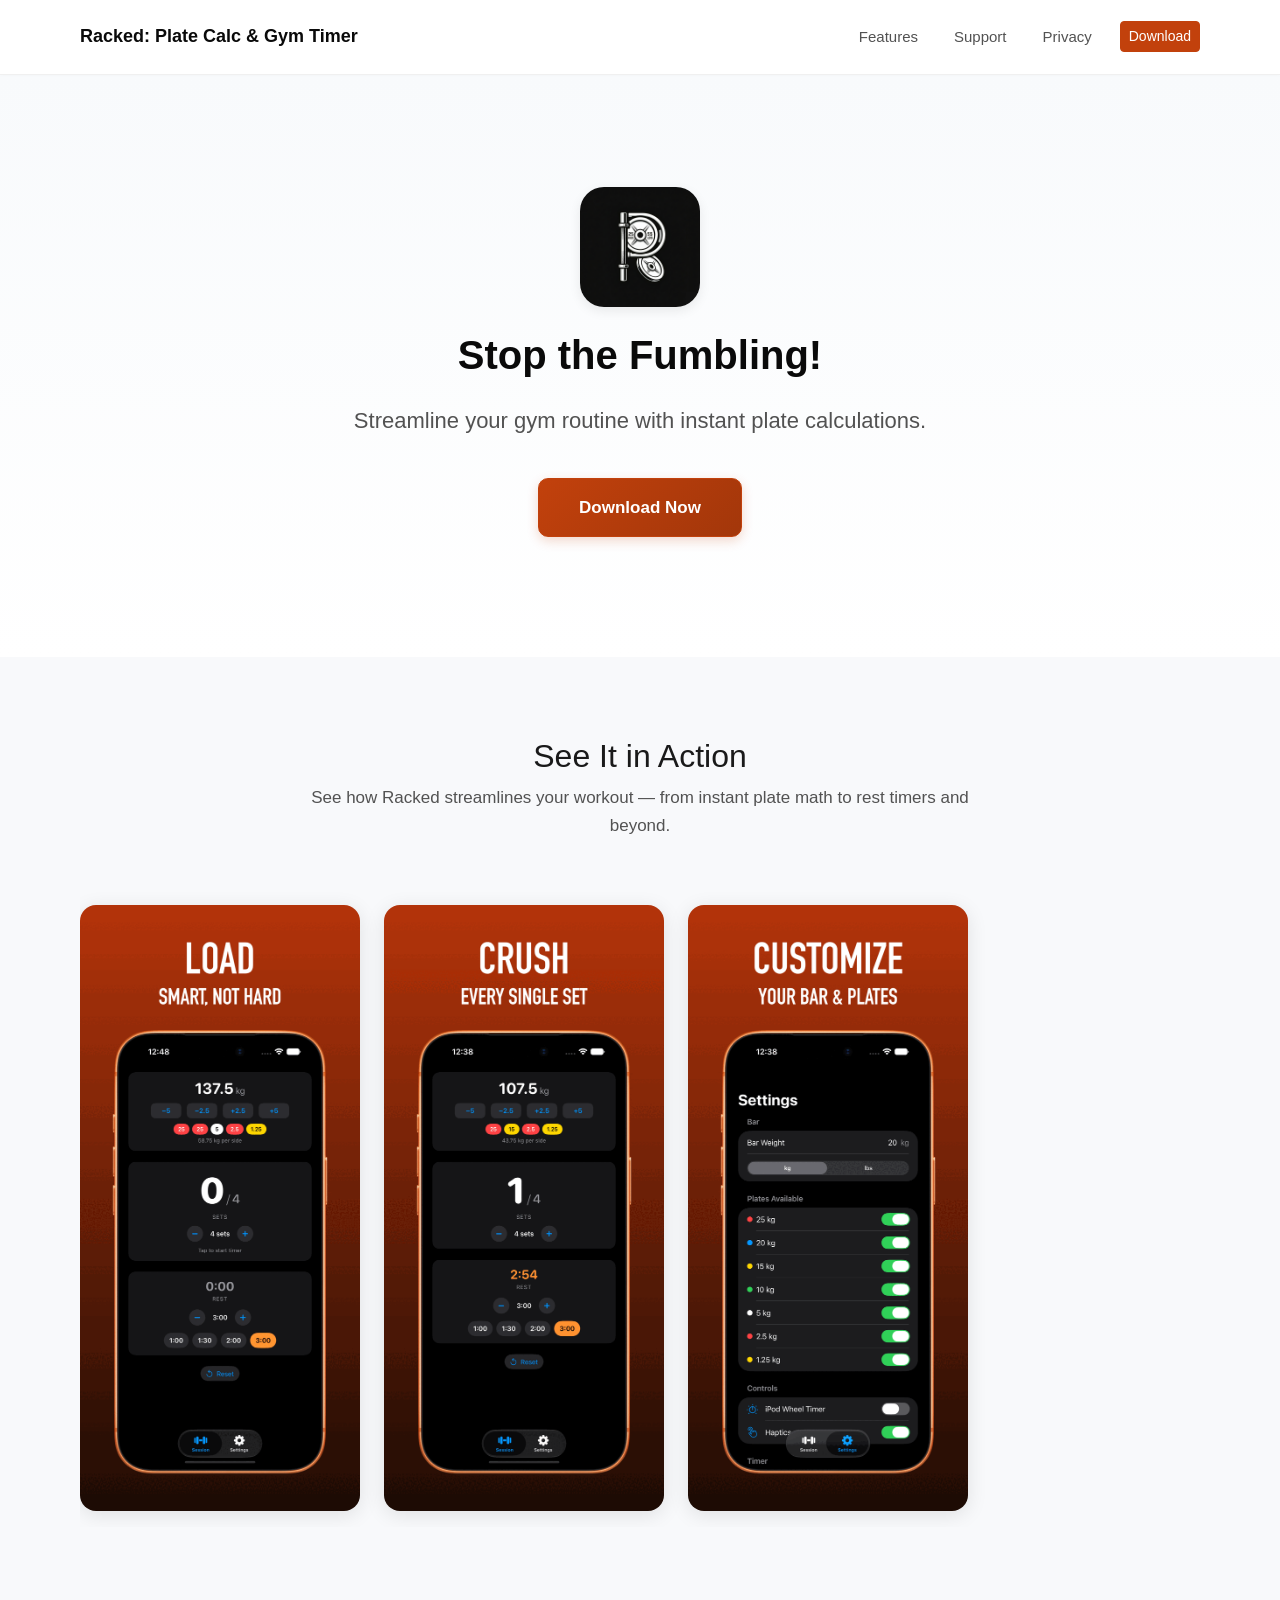
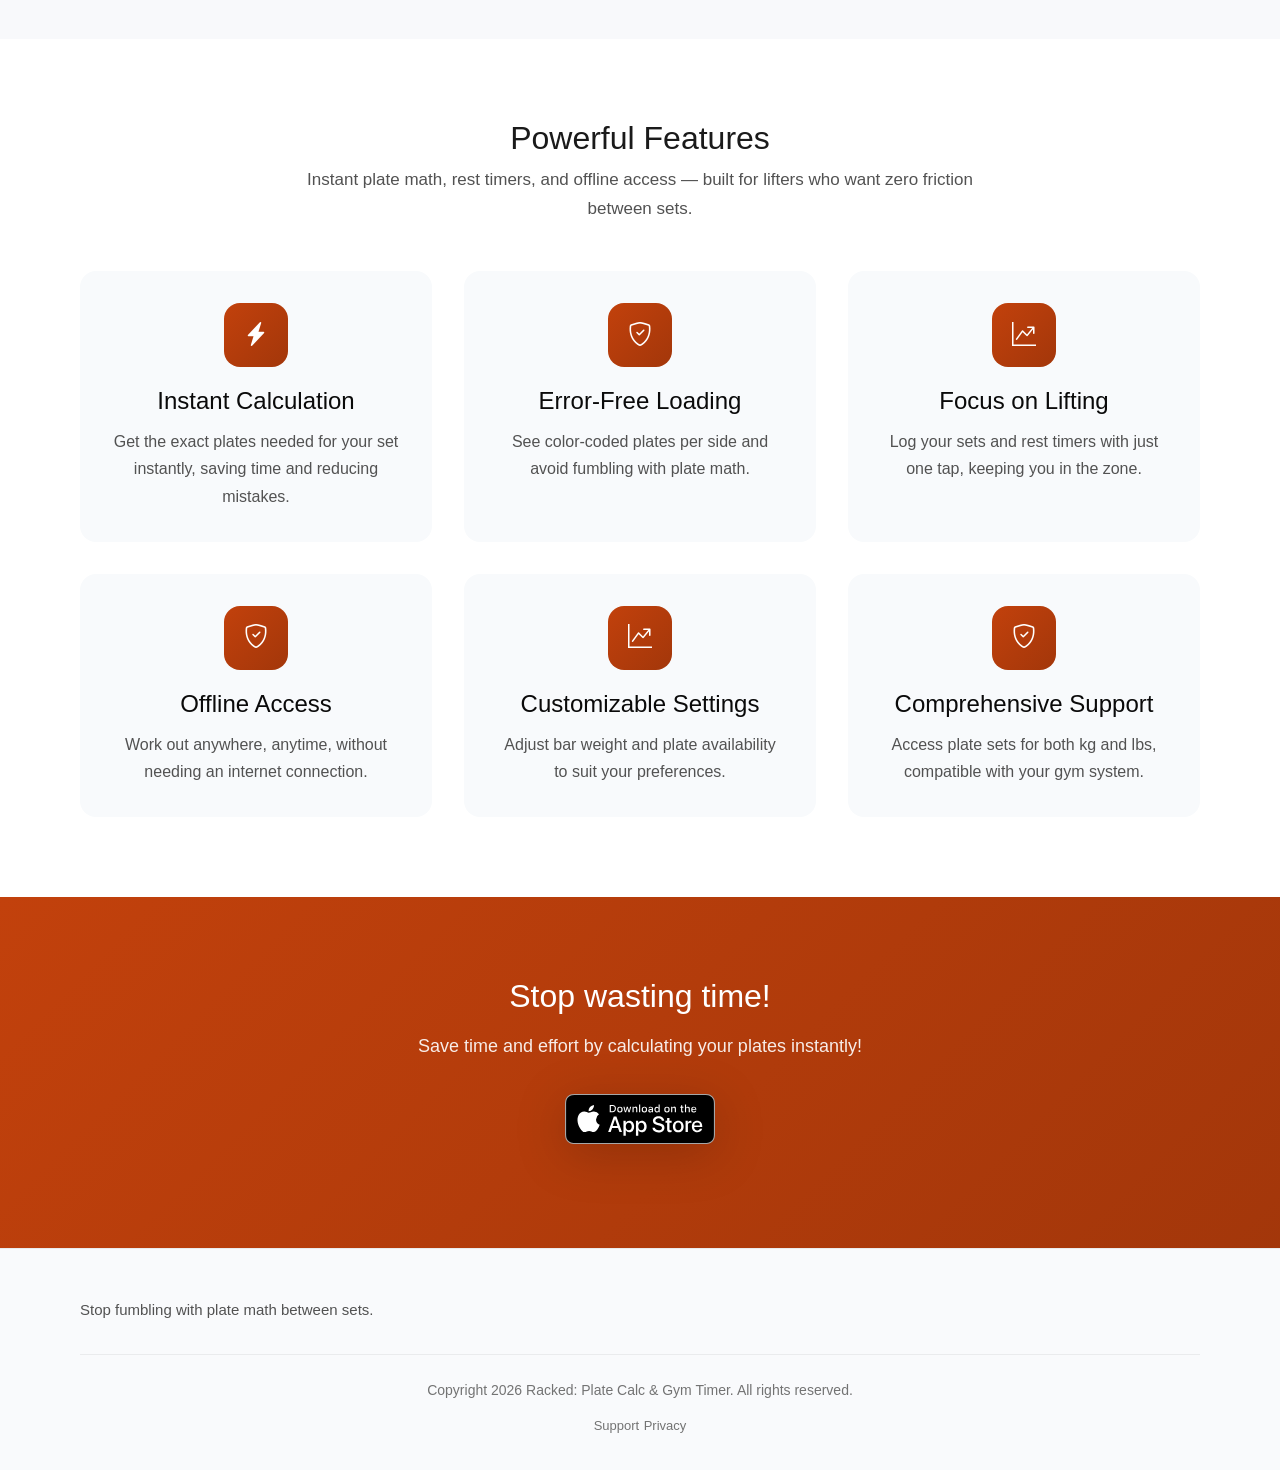
<file: index.html>
<!doctype html>
<html lang="en" data-light-theme="light" data-dark-theme="dark">
  <head>
    <base href="./" />
    <meta property="og:site_name" content="Racked: Plate Calc &amp; Gym Timer" />
    <meta property="og:title" content="Racked: Plate Calc &amp; Gym Timer" />
    <meta name="twitter:title" content="Racked: Plate Calc &amp; Gym Timer" />
    <meta property="og:url" content="https://manuelteixeira.github.io/racked-site/" />
    <meta name="twitter:domain" content="manuelteixeira.github.io" />
    <meta name="twitter:card" content="summary_large_image" />
    <meta name="twitter:dnt" content="on" />
    <meta property="og:image" content="https://manuelteixeira.github.io/racked-site/images/social-preview.png" />
    <meta property="og:image:width" content="1200" />
    <meta property="og:image:height" content="630" />
    <meta property="og:image:alt" content="Racked: Plate Calc &amp; Gym Timer" />
    <meta name="twitter:image" content="https://manuelteixeira.github.io/racked-site/images/social-preview.png" />
    <meta charset="utf-8" />
    <meta name="viewport" content="width=device-width, initial-scale=1" />
    <meta name="author" content="Manuel Teixeira" />
    <meta name="generator" content="Ignite v0.6.0" />
    <title>Racked: Plate Calc &amp; Gym Timer</title>
    <link href="css/bootstrap.min.css" rel="stylesheet" />
    <link href="css/bootstrap-icons.min.css" rel="stylesheet" />
    <link href="css/ignite-core.min.css" rel="stylesheet" />
    <link href="https://manuelteixeira.github.io/racked-site/" rel="canonical" />
    <link href="images/favicon.png" rel="icon" />
    <link href="css/styles.css" rel="stylesheet" />
    <style>
:root {
    --primary-color: #c2410c;
    --primary-rgb: 194, 65, 12;
    --font-family: -apple-system, BlinkMacSystemFont, 'Segoe UI', Roboto, 'Helvetica Neue', Arial, sans-serif;
    color-scheme: light dark;
}
</style>
    <meta name="apple-itunes-app" content="app-id=6771382120" />
  </head>
  <body data-site-classes="site-shell">
    <header>
      <nav class="site-header navbar navbar-expand-md">
        <div class="container flex-wrap flex-lg-nowrap">
          <div class="me-2 me-md-auto">
            <a href="./" class="brand-link d-inline-flex align-items-center navbar-brand"><span class="brand-name">Racked: Plate Calc &amp; Gym Timer</span></a>
          </div>
          <button type="button" class="navbar-toggler btn" data-bs-toggle="collapse" data-bs-target="#navbarCollapse" aria-controls="navbarCollapse" aria-expanded="false" aria-label="Toggle navigation"><span class="navbar-toggler-icon"></span></button>
          <div id="navbarCollapse" class="collapse navbar-collapse">
            <ul class="navbar-nav mb-2 mb-md-0 col justify-content-end">
              <li class="nav-item"><a href="#features" class="nav-link text-nowrap">Features</a></li>
              <li class="nav-item"><a href="support/" class="nav-link text-nowrap">Support</a></li>
              <li class="nav-item"><a href="privacy/" class="nav-link text-nowrap">Privacy</a></li>
              <li class="nav-item"><a href="https://apps.apple.com/app/id6771382120" class="text-nowrap btn btn-sm btn-primary">Download</a></li>
            </ul>
          </div>
        </div>
      </nav>
    </header>
    <main class="site-main">
      <div class="ig-main-content">
        <div id="hero" class="hero hero-centered">
          <div class="container">
            <div class="hero-content">
              <img src="images/app-icon.png" alt="App Icon" class="hero-app-icon" />
              <h1 class="hero-title">Stop the Fumbling!</h1>
              <p class="hero-subtitle">Streamline your gym routine with instant plate calculations.</p>
              <div class="hero-cta">
                <a href="https://apps.apple.com/app/id6771382120" class="cta-button cta-button-primary btn btn-primary">Download Now</a>
              </div>
            </div>
          </div>
        </div>
        <div id="screenshots" class="screenshots-section screenshots-carousel">
          <div class="container">
            <div class="section-header">
              <h2>See It in Action</h2>
              <p class="section-description">See how Racked streamlines your workout — from instant plate math to rest timers and beyond.</p>
            </div>
            <div class="screenshots-container">
              <div class="screenshots-scroll">
                <div class="screenshot-card">
                  <img src="images/screenshot-01.png" alt="Racked session screen showing a 137.5 kg load with the per-side plate breakdown, set counter, and rest timer" class="screenshot-image" width="640" height="1385" loading="lazy" />
                </div>
                <div class="screenshot-card">
                  <img src="images/screenshot-02.png" alt="Racked tracking a workout mid-session with the rest timer counting down between sets" class="screenshot-image" width="640" height="1385" loading="lazy" />
                </div>
                <div class="screenshot-card">
                  <img src="images/screenshot-03.png" alt="Racked settings screen for customizing bar weight and the available plates" class="screenshot-image" width="640" height="1385" loading="lazy" />
                </div>
              </div>
            </div>
          </div>
        </div>
        <div id="features" class="features-section features-grid-layout features-grid-multiple-of-three">
          <div class="container">
            <div class="section-header">
              <h2>Powerful Features</h2>
              <p class="section-description">Instant plate math, rest timers, and offline access — built for lifters who want zero friction between sets.</p>
            </div>
            <div class="features-grid">
              <div class="feature-card">
                <div class="feature-icon">
                  <i class="feature-icon-image bi-lightning-charge-fill"></i>
                </div>
                <h4 class="feature-title">Instant Calculation</h4>
                <p class="feature-description">Get the exact plates needed for your set instantly, saving time and reducing mistakes.</p>
              </div>
              <div class="feature-card">
                <div class="feature-icon">
                  <i class="feature-icon-image bi-shield-check"></i>
                </div>
                <h4 class="feature-title">Error-Free Loading</h4>
                <p class="feature-description">See color-coded plates per side and avoid fumbling with plate math.</p>
              </div>
              <div class="feature-card">
                <div class="feature-icon">
                  <i class="feature-icon-image bi-graph-up-arrow"></i>
                </div>
                <h4 class="feature-title">Focus on Lifting</h4>
                <p class="feature-description">Log your sets and rest timers with just one tap, keeping you in the zone.</p>
              </div>
              <div class="feature-card">
                <div class="feature-icon">
                  <i class="feature-icon-image bi-shield-check"></i>
                </div>
                <h4 class="feature-title">Offline Access</h4>
                <p class="feature-description">Work out anywhere, anytime, without needing an internet connection.</p>
              </div>
              <div class="feature-card">
                <div class="feature-icon">
                  <i class="feature-icon-image bi-graph-up-arrow"></i>
                </div>
                <h4 class="feature-title">Customizable Settings</h4>
                <p class="feature-description">Adjust bar weight and plate availability to suit your preferences.</p>
              </div>
              <div class="feature-card">
                <div class="feature-icon">
                  <i class="feature-icon-image bi-shield-check"></i>
                </div>
                <h4 class="feature-title">Comprehensive Support</h4>
                <p class="feature-description">Access plate sets for both kg and lbs, compatible with your gym system.</p>
              </div>
            </div>
          </div>
        </div>
        <div id="download" class="download-section">
          <div class="container">
            <div class="download-content">
              <h2>Stop wasting time!</h2>
              <p class="download-description">Save time and effort by calculating your plates instantly!</p>
              <div class="store-badges">
                <a href="https://apps.apple.com/app/id6771382120" class="store-badge-link"><img src="images/app-store-download-black.svg" alt="Download on the App Store" class="store-badge store-badge-light-mode" /><img src="images/app-store-download-white.svg" alt="Download on the App Store" class="store-badge store-badge-dark-mode" /></a>
              </div>
            </div>
          </div>
        </div>
      </div>
    </main>
    <div class="site-footer">
      <div class="container">
        <div class="footer-content">
          <div class="footer-brand">
            <p class="footer-tagline">Stop fumbling with plate math between sets.</p>
          </div>
        </div>
        <div class="footer-copyright">
          <p>Copyright 2026 Racked: Plate Calc &amp; Gym Timer. All rights reserved.</p>
          <a href="support/" class="footer-kickstart-link">Support</a>
          <a href="privacy/" class="footer-kickstart-link">Privacy</a>
        </div>
      </div>
    </div>
    <script src="js/bootstrap.bundle.min.js"></script>
    <script src="js/ignite-core.js"></script>
  </body>
</html>
</file>
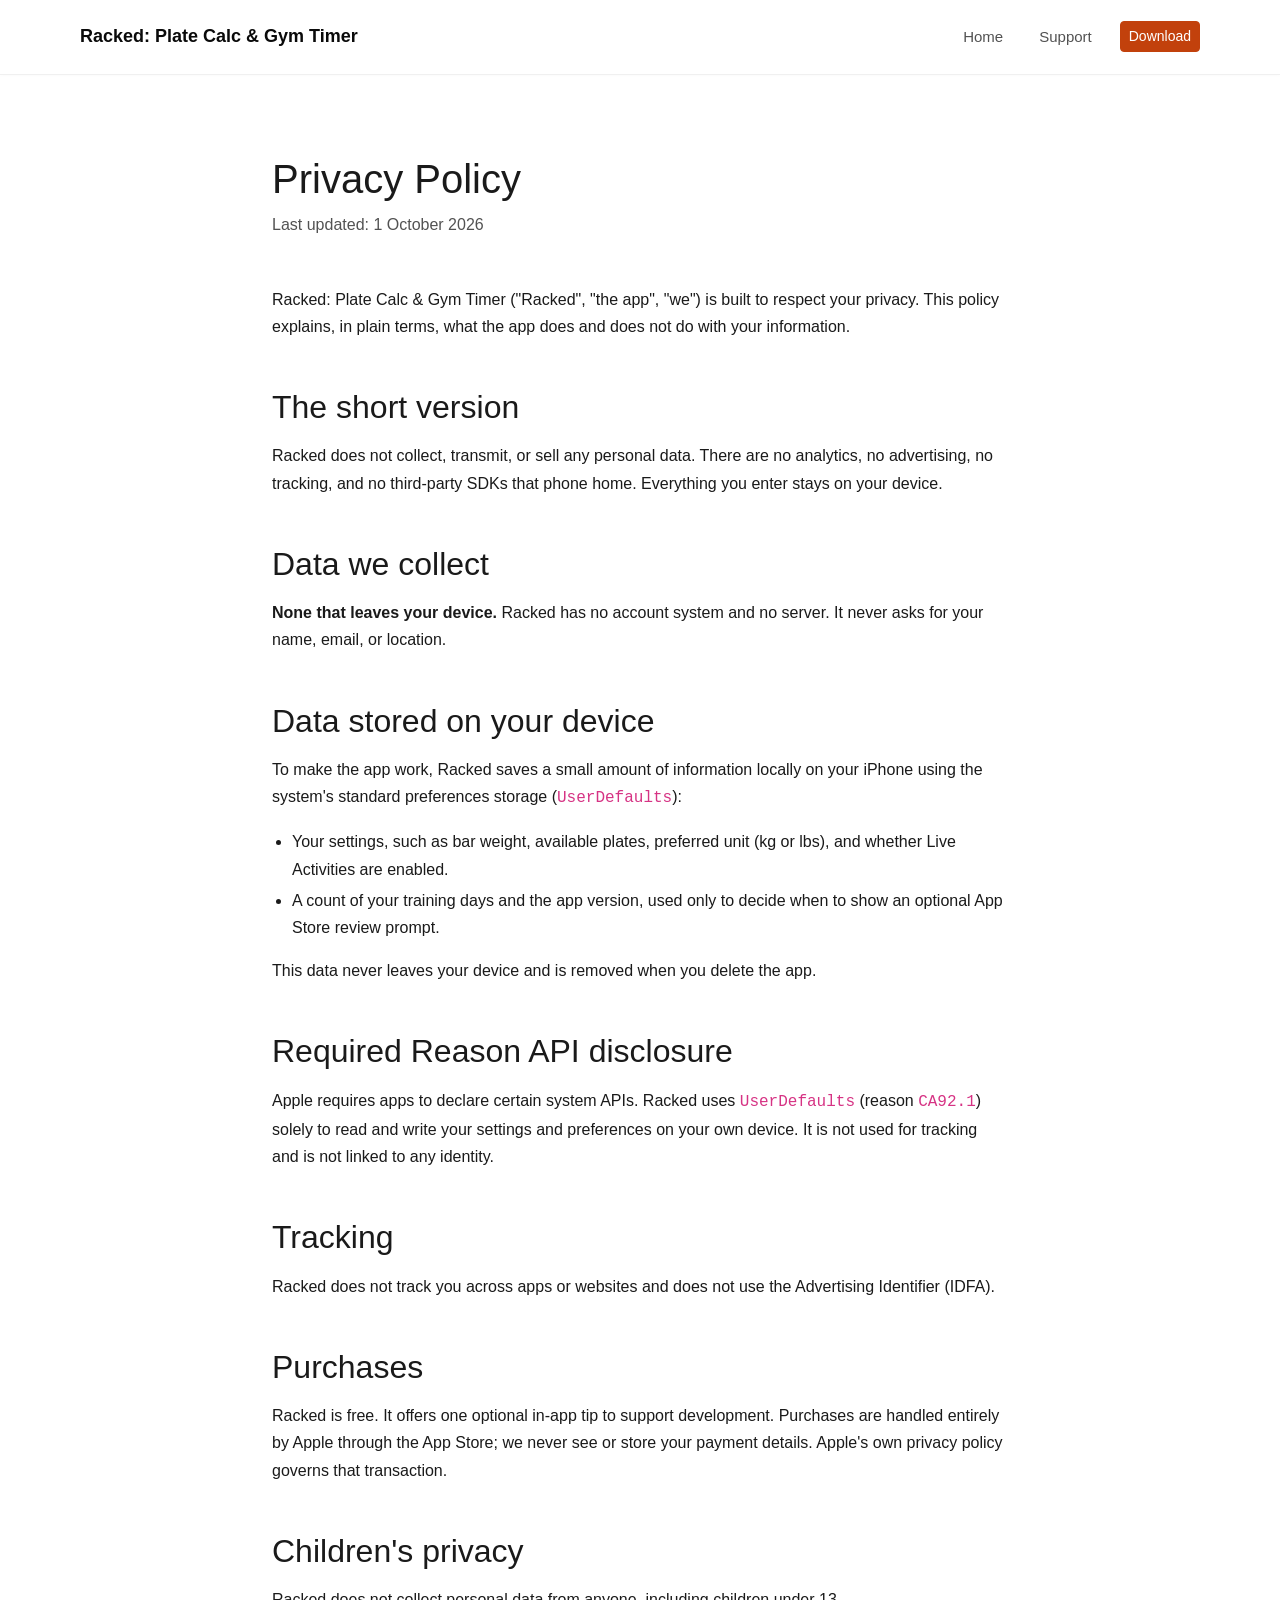
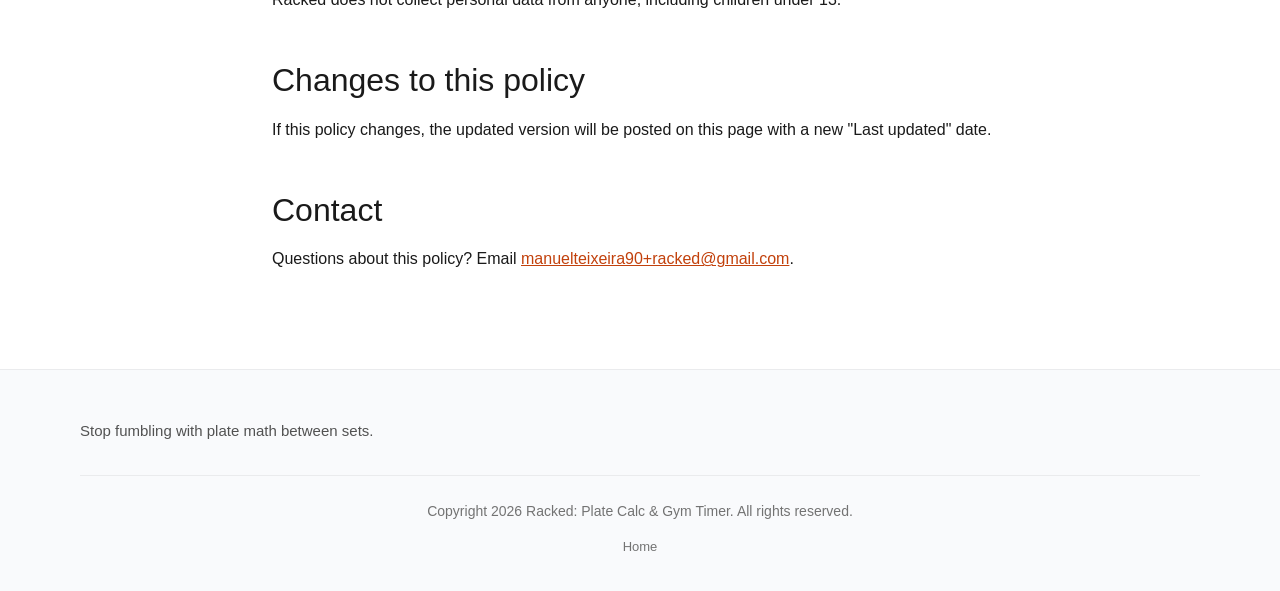
<file: privacy/index.html>
<!doctype html>
<html lang="en" data-light-theme="light" data-dark-theme="dark">
  <head>
    <base href="../" />
    <meta property="og:site_name" content="Racked: Plate Calc &amp; Gym Timer" />
    <meta property="og:title" content="Privacy Policy — Racked" />
    <meta name="twitter:title" content="Privacy Policy — Racked" />
    <meta property="og:url" content="https://manuelteixeira.github.io/racked-site/privacy/" />
    <meta name="twitter:card" content="summary_large_image" />
    <meta name="twitter:dnt" content="on" />
    <meta charset="utf-8" />
    <meta name="viewport" content="width=device-width, initial-scale=1" />
    <meta name="author" content="Manuel Teixeira" />
    <title>Privacy Policy — Racked</title>
    <link href="css/bootstrap.min.css" rel="stylesheet" />
    <link href="css/bootstrap-icons.min.css" rel="stylesheet" />
    <link href="css/ignite-core.min.css" rel="stylesheet" />
    <link href="https://manuelteixeira.github.io/racked-site/privacy/" rel="canonical" />
    <link href="images/favicon.png" rel="icon" />
    <link href="css/styles.css" rel="stylesheet" />
    <style>
:root {
    --primary-color: #c2410c;
    --primary-rgb: 194, 65, 12;
    --font-family: -apple-system, BlinkMacSystemFont, 'Segoe UI', Roboto, 'Helvetica Neue', Arial, sans-serif;
    color-scheme: light dark;
}
.legal-page { padding: var(--spacing-3xl) 0; }
.legal-page .legal-content { max-width: 46rem; margin: 0 auto; }
.legal-page h1 { margin-bottom: var(--spacing-sm); }
.legal-page .legal-updated { color: var(--text-muted); margin-bottom: var(--spacing-2xl); }
.legal-page h2 { margin-top: var(--spacing-2xl); margin-bottom: var(--spacing-md); }
.legal-page p, .legal-page li { color: var(--text-primary); line-height: 1.7; }
.legal-page ul { padding-left: 1.25rem; }
.legal-page li { margin-bottom: var(--spacing-xs); }
    </style>
  </head>
  <body data-site-classes="site-shell">
    <header>
      <nav class="site-header navbar navbar-expand-md">
        <div class="container flex-wrap flex-lg-nowrap">
          <div class="me-2 me-md-auto">
            <a href="./" class="brand-link d-inline-flex align-items-center navbar-brand"><span class="brand-name">Racked: Plate Calc &amp; Gym Timer</span></a>
          </div>
          <button type="button" class="navbar-toggler btn" data-bs-toggle="collapse" data-bs-target="#navbarCollapse" aria-controls="navbarCollapse" aria-expanded="false" aria-label="Toggle navigation"><span class="navbar-toggler-icon"></span></button>
          <div id="navbarCollapse" class="collapse navbar-collapse">
            <ul class="navbar-nav mb-2 mb-md-0 col justify-content-end">
              <li class="nav-item"><a href="./" class="nav-link text-nowrap">Home</a></li>
              <li class="nav-item"><a href="support/" class="nav-link text-nowrap">Support</a></li>
              <li class="nav-item"><a href="https://apps.apple.com/app/id6771382120" class="text-nowrap btn btn-sm btn-primary">Download</a></li>
            </ul>
          </div>
        </div>
      </nav>
    </header>
    <main class="site-main">
      <div class="ig-main-content">
        <section class="legal-page">
          <div class="container">
            <div class="legal-content">
              <h1>Privacy Policy</h1>
              <p class="legal-updated">Last updated: 1 October 2026</p>

              <p>Racked: Plate Calc &amp; Gym Timer ("Racked", "the app", "we") is built to respect your privacy. This policy explains, in plain terms, what the app does and does not do with your information.</p>

              <h2>The short version</h2>
              <p>Racked does not collect, transmit, or sell any personal data. There are no analytics, no advertising, no tracking, and no third-party SDKs that phone home. Everything you enter stays on your device.</p>

              <h2>Data we collect</h2>
              <p><strong>None that leaves your device.</strong> Racked has no account system and no server. It never asks for your name, email, or location.</p>

              <h2>Data stored on your device</h2>
              <p>To make the app work, Racked saves a small amount of information locally on your iPhone using the system's standard preferences storage (<code>UserDefaults</code>):</p>
              <ul>
                <li>Your settings, such as bar weight, available plates, preferred unit (kg or lbs), and whether Live Activities are enabled.</li>
                <li>A count of your training days and the app version, used only to decide when to show an optional App Store review prompt.</li>
              </ul>
              <p>This data never leaves your device and is removed when you delete the app.</p>

              <h2>Required Reason API disclosure</h2>
              <p>Apple requires apps to declare certain system APIs. Racked uses <code>UserDefaults</code> (reason <code>CA92.1</code>) solely to read and write your settings and preferences on your own device. It is not used for tracking and is not linked to any identity.</p>

              <h2>Tracking</h2>
              <p>Racked does not track you across apps or websites and does not use the Advertising Identifier (IDFA).</p>

              <h2>Purchases</h2>
              <p>Racked is free. It offers one optional in-app tip to support development. Purchases are handled entirely by Apple through the App Store; we never see or store your payment details. Apple's own privacy policy governs that transaction.</p>

              <h2>Children's privacy</h2>
              <p>Racked does not collect personal data from anyone, including children under 13.</p>

              <h2>Changes to this policy</h2>
              <p>If this policy changes, the updated version will be posted on this page with a new "Last updated" date.</p>

              <h2>Contact</h2>
              <p>Questions about this policy? Email <a href="mailto:manuelteixeira90+racked@gmail.com">manuelteixeira90+racked@gmail.com</a>.</p>
            </div>
          </div>
        </section>
      </div>
    </main>
    <div class="site-footer">
      <div class="container">
        <div class="footer-content">
          <div class="footer-brand">
            <p class="footer-tagline">Stop fumbling with plate math between sets.</p>
          </div>
        </div>
        <div class="footer-copyright">
          <p>Copyright 2026 Racked: Plate Calc &amp; Gym Timer. All rights reserved.</p>
          <a href="./" class="footer-kickstart-link">Home</a>
        </div>
      </div>
    </div>
    <script src="js/bootstrap.bundle.min.js"></script>
    <script src="js/ignite-core.js"></script>
  </body>
</html>
</file>
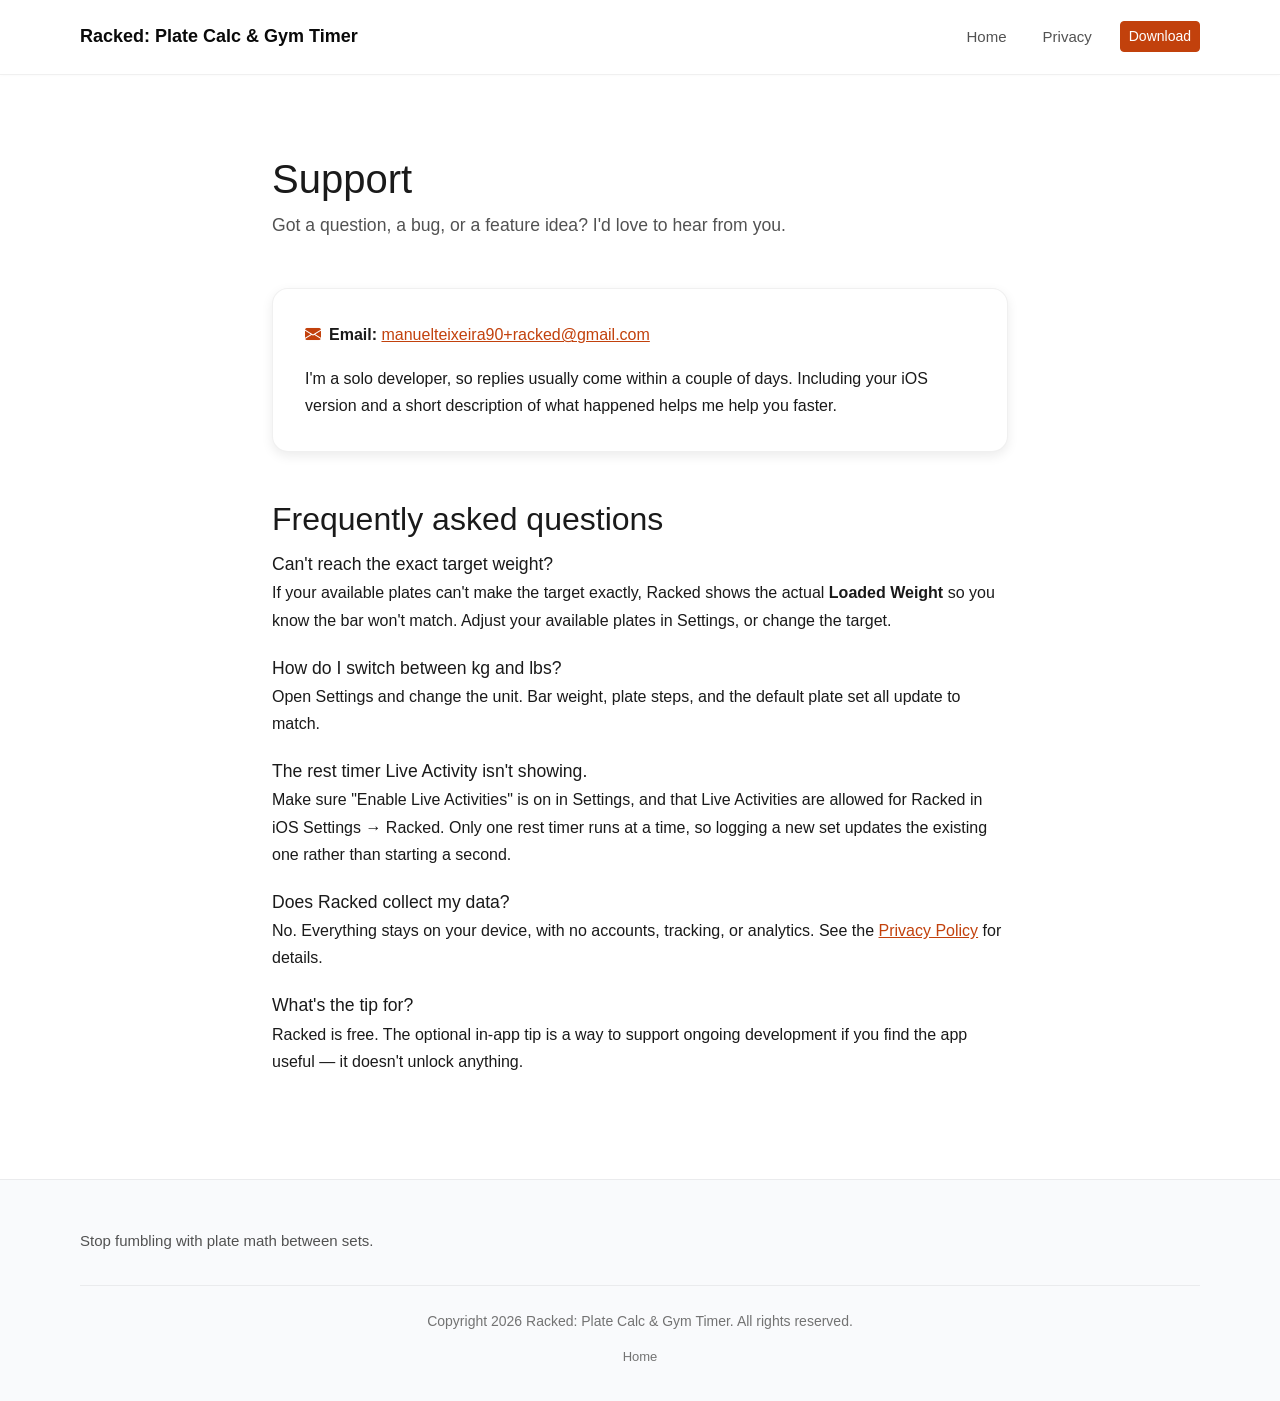
<file: support/index.html>
<!doctype html>
<html lang="en" data-light-theme="light" data-dark-theme="dark">
  <head>
    <base href="../" />
    <meta property="og:site_name" content="Racked: Plate Calc &amp; Gym Timer" />
    <meta property="og:title" content="Support — Racked" />
    <meta name="twitter:title" content="Support — Racked" />
    <meta property="og:url" content="https://manuelteixeira.github.io/racked-site/support/" />
    <meta name="twitter:card" content="summary_large_image" />
    <meta name="twitter:dnt" content="on" />
    <meta charset="utf-8" />
    <meta name="viewport" content="width=device-width, initial-scale=1" />
    <meta name="author" content="Manuel Teixeira" />
    <title>Support — Racked</title>
    <link href="css/bootstrap.min.css" rel="stylesheet" />
    <link href="css/bootstrap-icons.min.css" rel="stylesheet" />
    <link href="css/ignite-core.min.css" rel="stylesheet" />
    <link href="https://manuelteixeira.github.io/racked-site/support/" rel="canonical" />
    <link href="images/favicon.png" rel="icon" />
    <link href="css/styles.css" rel="stylesheet" />
    <style>
:root {
    --primary-color: #c2410c;
    --primary-rgb: 194, 65, 12;
    --font-family: -apple-system, BlinkMacSystemFont, 'Segoe UI', Roboto, 'Helvetica Neue', Arial, sans-serif;
    color-scheme: light dark;
}
.legal-page { padding: var(--spacing-3xl) 0; }
.legal-page .legal-content { max-width: 46rem; margin: 0 auto; }
.legal-page h1 { margin-bottom: var(--spacing-sm); }
.legal-page .legal-lead { color: var(--text-muted); margin-bottom: var(--spacing-2xl); font-size: 1.1rem; }
.legal-page h2 { margin-top: var(--spacing-2xl); margin-bottom: var(--spacing-md); }
.legal-page p, .legal-page li { color: var(--text-primary); line-height: 1.7; }
.contact-card { background: var(--bg-card); border: 1px solid var(--border-color); border-radius: var(--radius-lg); box-shadow: var(--shadow-md); padding: var(--spacing-xl); margin-bottom: var(--spacing-2xl); }
.contact-card .bi { color: var(--primary-color); margin-right: var(--spacing-sm); }
.faq-item { margin-bottom: var(--spacing-lg); }
.faq-item h3 { font-size: 1.1rem; margin-bottom: var(--spacing-xs); }
    </style>
  </head>
  <body data-site-classes="site-shell">
    <header>
      <nav class="site-header navbar navbar-expand-md">
        <div class="container flex-wrap flex-lg-nowrap">
          <div class="me-2 me-md-auto">
            <a href="./" class="brand-link d-inline-flex align-items-center navbar-brand"><span class="brand-name">Racked: Plate Calc &amp; Gym Timer</span></a>
          </div>
          <button type="button" class="navbar-toggler btn" data-bs-toggle="collapse" data-bs-target="#navbarCollapse" aria-controls="navbarCollapse" aria-expanded="false" aria-label="Toggle navigation"><span class="navbar-toggler-icon"></span></button>
          <div id="navbarCollapse" class="collapse navbar-collapse">
            <ul class="navbar-nav mb-2 mb-md-0 col justify-content-end">
              <li class="nav-item"><a href="./" class="nav-link text-nowrap">Home</a></li>
              <li class="nav-item"><a href="privacy/" class="nav-link text-nowrap">Privacy</a></li>
              <li class="nav-item"><a href="https://apps.apple.com/app/id6771382120" class="text-nowrap btn btn-sm btn-primary">Download</a></li>
            </ul>
          </div>
        </div>
      </nav>
    </header>
    <main class="site-main">
      <div class="ig-main-content">
        <section class="legal-page">
          <div class="container">
            <div class="legal-content">
              <h1>Support</h1>
              <p class="legal-lead">Got a question, a bug, or a feature idea? I'd love to hear from you.</p>

              <div class="contact-card">
                <p><i class="bi bi-envelope-fill"></i><strong>Email:</strong> <a href="mailto:manuelteixeira90+racked@gmail.com">manuelteixeira90+racked@gmail.com</a></p>
                <p class="mb-0">I'm a solo developer, so replies usually come within a couple of days. Including your iOS version and a short description of what happened helps me help you faster.</p>
              </div>

              <h2>Frequently asked questions</h2>

              <div class="faq-item">
                <h3>Can't reach the exact target weight?</h3>
                <p>If your available plates can't make the target exactly, Racked shows the actual <strong>Loaded Weight</strong> so you know the bar won't match. Adjust your available plates in Settings, or change the target.</p>
              </div>

              <div class="faq-item">
                <h3>How do I switch between kg and lbs?</h3>
                <p>Open Settings and change the unit. Bar weight, plate steps, and the default plate set all update to match.</p>
              </div>

              <div class="faq-item">
                <h3>The rest timer Live Activity isn't showing.</h3>
                <p>Make sure "Enable Live Activities" is on in Settings, and that Live Activities are allowed for Racked in iOS Settings → Racked. Only one rest timer runs at a time, so logging a new set updates the existing one rather than starting a second.</p>
              </div>

              <div class="faq-item">
                <h3>Does Racked collect my data?</h3>
                <p>No. Everything stays on your device, with no accounts, tracking, or analytics. See the <a href="privacy/">Privacy Policy</a> for details.</p>
              </div>

              <div class="faq-item">
                <h3>What's the tip for?</h3>
                <p>Racked is free. The optional in-app tip is a way to support ongoing development if you find the app useful — it doesn't unlock anything.</p>
              </div>
            </div>
          </div>
        </section>
      </div>
    </main>
    <div class="site-footer">
      <div class="container">
        <div class="footer-content">
          <div class="footer-brand">
            <p class="footer-tagline">Stop fumbling with plate math between sets.</p>
          </div>
        </div>
        <div class="footer-copyright">
          <p>Copyright 2026 Racked: Plate Calc &amp; Gym Timer. All rights reserved.</p>
          <a href="./" class="footer-kickstart-link">Home</a>
        </div>
      </div>
    </div>
    <script src="js/bootstrap.bundle.min.js"></script>
    <script src="js/ignite-core.js"></script>
  </body>
</html>
</file>
<file: css/styles.css>
/* Custom styles */
:root {
    /* Theme colors - these can be overridden dynamically */
    --primary-color: #c2410c;
    --primary-hover: color-mix(in srgb, var(--primary-color) 84%, black);
    --primary-rgb: 194, 65, 12;

    /* Text colors */
    --text-dark: #0a0a0a;
    --text-primary: #1a1a1a;
    --text-muted: #525252;
    --text-light: #737373;
    --text-secondary: var(--text-muted);

    /* Background colors */
    --bg-page: #ffffff;
    --bg-light: #f8fafc;
    --bg-card: #ffffff;
    --bg-primary: var(--bg-page);
    --bg-secondary: var(--bg-light);
    --surface-elevated: color-mix(in srgb, var(--bg-page) 92%, transparent);
    --section-surface-a: var(--bg-page);
    --section-surface-b: #f8f9fb;

    /* Border and shadow */
    --border-color: rgba(0, 0, 0, 0.06);
    --shadow-sm: 0 1px 3px rgba(0, 0, 0, 0.02);
    --shadow-md: 0 4px 12px rgba(0, 0, 0, 0.08);
    --shadow-lg: 0 8px 24px rgba(0, 0, 0, 0.12);

    /* Special colors */
    --star-color: #facc15;

    /* Font families */
    --font-family-system: -apple-system, BlinkMacSystemFont, "Segoe UI", "Roboto", "Helvetica Neue", sans-serif;
    --font-family-serif: Georgia, "Times New Roman", Times, serif;
    --font-family-mono: "SF Mono", Menlo, Monaco, Consolas, monospace;
    --font-family: var(--font-family-system);

    /* Spacing scale */
    --spacing-xs: 0.25rem;
    --spacing-sm: 0.5rem;
    --spacing-md: 1rem;
    --spacing-lg: 1.5rem;
    --spacing-xl: 2rem;
    --spacing-2xl: 3rem;
    --spacing-3xl: 5rem;

    /* Border radius */
    --radius-sm: 0.375rem;
    --radius-md: 0.625rem;
    --radius-lg: 1rem;
    --border-radius-sm: var(--radius-sm);
    --border-radius-md: var(--radius-md);
    --border-radius-lg: var(--radius-lg);
    --section-padding-y: var(--spacing-3xl);
    --section-padding: var(--section-padding-y) 0;
    --bs-primary: var(--primary-color);
    --bs-primary-rgb: var(--primary-rgb);
    --bs-link-color: var(--primary-color);
    --bs-link-color-rgb: var(--primary-rgb);
    --bs-link-hover-color: var(--primary-hover);
    --bs-link-hover-color-rgb: var(--primary-rgb);
    --bs-btn-active-bg: var(--primary-hover);
    --bs-btn-active-border-color: var(--primary-hover);
    --bs-btn-hover-bg: var(--primary-hover);
    --bs-btn-hover-border-color: var(--primary-hover);
    --bs-btn-focus-shadow-rgb: var(--primary-rgb);
}

/* Dark mode via class */
body[data-site-classes~="dark-mode"] {
    --text-dark: #fafafa;
    --text-primary: #e5e5e5;
    --text-muted: #a1a1aa;
    --text-light: #71717a;
    --text-secondary: var(--text-muted);
    --bg-page: #0a0a0a;
    --bg-light: #18181b;
    --bg-card: #27272a;
    --bg-primary: var(--bg-page);
    --bg-secondary: var(--bg-light);
    --surface-elevated: rgba(10, 10, 10, 0.92);
    --section-surface-a: var(--bg-page);
    --section-surface-b: #111114;
    --border-color: rgba(255, 255, 255, 0.1);
    --shadow-sm: 0 1px 3px rgba(0, 0, 0, 0.3);
    --shadow-md: 0 4px 12px rgba(0, 0, 0, 0.4);
    --shadow-lg: 0 8px 24px rgba(0, 0, 0, 0.5);
}

body[data-site-classes~="dark-mode"] .site-header .navbar-toggler-icon {
    background-image: url("data:image/svg+xml,%3csvg xmlns='http://www.w3.org/2000/svg' viewBox='0 0 30 30'%3e%3cpath stroke='rgba%28255,255,255,0.88%29' stroke-linecap='round' stroke-miterlimit='10' stroke-width='2' d='M4 7h22M4 15h22M4 23h22'/%3e%3c/svg%3e");
}

/* Dark mode via system preference (auto) */
@media (prefers-color-scheme: dark) {
    body:not([data-site-classes~="light-mode"]):not([data-site-classes~="dark-mode"]) {
        --text-dark: #fafafa;
        --text-primary: #e5e5e5;
        --text-muted: #a1a1aa;
        --text-light: #71717a;
        --text-secondary: var(--text-muted);
        --bg-page: #0a0a0a;
        --bg-light: #18181b;
        --bg-card: #27272a;
        --bg-primary: var(--bg-page);
        --bg-secondary: var(--bg-light);
        --surface-elevated: rgba(10, 10, 10, 0.92);
        --section-surface-a: var(--bg-page);
        --section-surface-b: #111114;
        --border-color: rgba(255, 255, 255, 0.1);
        --shadow-sm: 0 1px 3px rgba(0, 0, 0, 0.3);
        --shadow-md: 0 4px 12px rgba(0, 0, 0, 0.4);
        --shadow-lg: 0 8px 24px rgba(0, 0, 0, 0.5);
    }

    body:not([data-site-classes~="light-mode"]):not([data-site-classes~="dark-mode"]) .site-header .navbar-toggler-icon {
        background-image: url("data:image/svg+xml,%3csvg xmlns='http://www.w3.org/2000/svg' viewBox='0 0 30 30'%3e%3cpath stroke='rgba%28255,255,255,0.88%29' stroke-linecap='round' stroke-miterlimit='10' stroke-width='2' d='M4 7h22M4 15h22M4 23h22'/%3e%3c/svg%3e");
    }
}

/* Spacing density variations */
body[data-site-classes~="density-compact"] {
    --spacing-md: 0.75rem;
    --spacing-lg: 1rem;
    --spacing-xl: 1.5rem;
    --spacing-2xl: 2rem;
    --spacing-3xl: 3.5rem;
}

body[data-site-classes~="density-spacious"] {
    --spacing-md: 1.25rem;
    --spacing-lg: 2rem;
    --spacing-xl: 3rem;
    --spacing-2xl: 4rem;
    --spacing-3xl: 6rem;
}

/* Font family variations */
body[data-site-classes~="font-serif"] {
    --font-family: var(--font-family-serif);
}

body[data-site-classes~="font-mono"] {
    --font-family: var(--font-family-mono);
}

/* Base Styles */
html {
    background-color: var(--bg-page);
}

body {
    --bs-body-font-family: var(--font-family);
    --bs-body-color: var(--text-primary);
    --bs-body-bg: var(--bg-page);
    --bs-emphasis-color: var(--text-dark);
    --bs-secondary-color: var(--text-secondary);
    --bs-secondary-bg: var(--bg-secondary);
    --bs-tertiary-color: var(--text-light);
    --bs-tertiary-bg: var(--bg-light);
    --bs-border-color: var(--border-color);
    --bs-card-bg: var(--bg-card);
    --bs-card-border-color: var(--border-color);
    --bs-card-cap-bg: color-mix(in srgb, var(--bg-card) 88%, var(--bg-light));
    --bs-focus-ring-color: rgba(var(--primary-rgb), 0.15);
    margin: 0;
    font-family: var(--font-family);
    color: var(--text-primary);
    background-color: var(--bg-page);
    line-height: 1.7;
    min-height: 100vh;
    -webkit-font-smoothing: antialiased;
}

img {
    display: block;
    max-width: 100%;
}

.site-main {
    display: block;
}

.ig-main-content > .screenshots-section,
.ig-main-content > .highlights-section,
.ig-main-content > .features-section,
.ig-main-content > .testimonials-section,
.ig-main-content > .blog-posts-section,
.ig-main-content > .faq-section,
.ig-main-content > .pricing-section,
.ig-main-content > .team-section,
.ig-main-content > .video-section,
.ig-main-content > .newsletter-section,
.ig-main-content > .changelog-section,
.ig-main-content > .contact-form-section,
.ig-main-content > .custom-html-section,
.ig-main-content > .presskit-section {
    --section-surface: var(--section-surface-a);
}

.ig-main-content > .screenshots-section:nth-of-type(even),
.ig-main-content > .highlights-section:nth-of-type(even),
.ig-main-content > .features-section:nth-of-type(even),
.ig-main-content > .testimonials-section:nth-of-type(even),
.ig-main-content > .blog-posts-section:nth-of-type(even),
.ig-main-content > .faq-section:nth-of-type(even),
.ig-main-content > .pricing-section:nth-of-type(even),
.ig-main-content > .team-section:nth-of-type(even),
.ig-main-content > .video-section:nth-of-type(even),
.ig-main-content > .newsletter-section:nth-of-type(even),
.ig-main-content > .changelog-section:nth-of-type(even),
.ig-main-content > .contact-form-section:nth-of-type(even),
.ig-main-content > .custom-html-section:nth-of-type(even),
.ig-main-content > .presskit-section:nth-of-type(even) {
    --section-surface: var(--section-surface-b);
}

.container {
    max-width: 1200px;
    margin: 0 auto;
    padding: 0 1.5rem;
}

@media (min-width: 768px) {
    .container {
        padding: 0 2.5rem;
    }
}

/* Header */
.site-header {
    background: var(--surface-elevated);
    color: var(--text-primary);
    backdrop-filter: blur(12px);
    position: sticky;
    top: 0;
    z-index: 1000;
    border-bottom: 1px solid var(--border-color);
    box-shadow: var(--shadow-sm);
    padding: var(--spacing-md) 0;
    --bs-navbar-color: var(--text-muted);
    --bs-navbar-hover-color: var(--text-dark);
    --bs-navbar-active-color: var(--text-dark);
    --bs-navbar-brand-color: var(--text-dark);
    --bs-navbar-brand-hover-color: var(--text-dark);
    --bs-navbar-disabled-color: var(--text-light);
    --bs-navbar-toggler-border-color: var(--border-color);
    --bs-navbar-toggler-focus-width: 0;
}

.site-header .container {
    align-items: center;
    gap: var(--spacing-sm) var(--spacing-lg);
}

.site-header .navbar-brand {
    margin-right: 0;
    padding-top: 0;
    padding-bottom: 0;
}

.brand-link {
    display: flex;
    align-items: center;
    gap: 0.875rem;
    text-decoration: none;
    color: inherit;
    transition: transform 0.2s ease;
}

.brand-link:hover {
    transform: translateY(-1px);
    text-decoration: none;
}

.site-logo {
    height: 3rem;
    width: 3rem;
    border-radius: 0.75rem;
    border: 1px solid rgba(0, 0, 0, 0.08);
    box-shadow: 0 2px 8px rgba(0, 0, 0, 0.06);
    object-fit: cover;
}

.brand-name {
    font-size: 1.125rem;
    font-weight: 600;
    color: var(--text-dark);
}

.site-header .navbar-collapse {
    align-items: center;
}

.site-header .navbar-nav {
    align-items: flex-start;
    gap: var(--spacing-xs);
}

.site-header .nav-link,
.nav-link {
    color: var(--text-muted);
    text-decoration: none;
    font-weight: 500;
    font-size: 0.9375rem;
    transition: color 0.2s ease;
    position: relative;
}

.site-header .nav-link:hover,
.nav-link:hover {
    color: var(--text-dark);
    text-decoration: none;
}

.site-header .nav-link.active {
    color: var(--text-dark);
}

.nav-link::after {
    content: '';
    position: absolute;
    bottom: -0.25rem;
    left: 0;
    width: 0;
    height: 2px;
    background: var(--primary-color);
    transition: width 0.3s ease;
}

.nav-link:hover::after {
    width: 100%;
}

.site-header .navbar-toggler {
    padding: 0.4rem 0.55rem;
    border-radius: var(--radius-sm);
}

.site-header .navbar-toggler:focus {
    box-shadow: none;
}

.site-header .navbar-toggler-icon {
    background-image: url("data:image/svg+xml,%3csvg xmlns='http://www.w3.org/2000/svg' viewBox='0 0 30 30'%3e%3cpath stroke='rgba%2810,10,10,0.82%29' stroke-linecap='round' stroke-miterlimit='10' stroke-width='2' d='M4 7h22M4 15h22M4 23h22'/%3e%3c/svg%3e");
}

/* CTA Button */
.cta-button {
    display: inline-block;
    background: var(--primary-color);
    color: #fff !important;
    padding: 0.875rem 2rem;
    border-radius: 0.625rem;
    font-weight: 600;
    text-decoration: none;
    transition: transform 0.2s ease, box-shadow 0.2s ease, color 0.2s ease;
    box-shadow: 0 4px 12px rgba(var(--primary-rgb), 0.2);
}

.cta-button:hover {
    background: var(--primary-hover);
    transform: translateY(-2px);
    box-shadow: 0 6px 20px rgba(var(--primary-rgb), 0.3);
    text-decoration: none;
}

.cta-button:active,
.cta-button:focus,
.cta-button:focus-visible {
    background: var(--primary-hover);
    border-color: var(--primary-hover);
    color: #fff !important;
}

.cta-button:focus-visible {
    outline: none;
    box-shadow: 0 0 0 3px rgba(var(--primary-rgb), 0.4);
}

.cta-button-primary:active,
.cta-button-primary:focus,
.cta-button-primary:focus-visible {
    background: linear-gradient(135deg, var(--primary-color) 0%, var(--primary-hover) 100%);
}

.nav-cta-button {
    padding: 0.625rem 1rem;
    border-radius: 999px;
    box-shadow: none;
}

/* Bootstrap .btn-primary redefines all --bs-btn-* vars on its own selector,
   so :root-level overrides can't reach it. Re-point the full set to the brand
   orange here, matching selector specificity. Covers the header Download button
   (plain .btn-primary) in resting, hover, active, focus, and disabled states. */
.btn-primary {
    --bs-btn-bg: var(--primary-color);
    --bs-btn-border-color: var(--primary-color);
    --bs-btn-hover-bg: var(--primary-hover);
    --bs-btn-hover-border-color: var(--primary-hover);
    --bs-btn-active-bg: var(--primary-hover);
    --bs-btn-active-border-color: var(--primary-hover);
    --bs-btn-focus-shadow-rgb: var(--primary-rgb);
    --bs-btn-disabled-bg: var(--primary-color);
    --bs-btn-disabled-border-color: var(--primary-color);
}

.nav-cta-button:hover {
    box-shadow: 0 10px 24px rgba(var(--primary-rgb), 0.18);
}

.cta-button-primary {
    background: linear-gradient(135deg, var(--primary-color) 0%, var(--primary-hover) 100%);
    padding: 1rem 2.5rem;
    font-size: 1.0625rem;
}

/* Hero Section */
.hero {
    padding: 5rem 0 4rem;
    background: linear-gradient(180deg, var(--bg-light) 0%, var(--bg-page) 100%);
    text-align: center;
}

@media (min-width: 768px) {
    .hero {
        padding: 7rem 0 5rem;
    }
}

.hero-content {
    max-width: 800px;
    margin: 0 auto;
}

.hero-title {
    margin-bottom: 1.5rem;
    color: var(--text-dark);
    font-weight: 800;
}

.hero-subtitle {
    font-size: clamp(1.125rem, 2vw, 1.375rem);
    line-height: 1.6;
    color: var(--text-muted);
    margin-bottom: 2.5rem;
}

.hero-cta {
    margin-bottom: 2.5rem;
}

.hero-rating {
    display: flex;
    align-items: center;
    justify-content: center;
    gap: 1rem;
    flex-wrap: wrap;
}

.rating-stars {
    display: flex;
    gap: 0.25rem;
}

.star {
    color: var(--star-color);
    font-size: 1.25rem;
}

.rating-text {
    font-size: 0.9375rem;
    color: var(--text-muted);
    margin: 0;
}

.rating-count {
    color: var(--text-light);
}

/* Section Headers */
.section-header {
    text-align: center;
    max-width: 700px;
    margin: 0 auto 3rem;
}

.section-header:empty,
.section-header:not(:has(*)) {
    display: none;
}

.section-description {
    color: var(--text-muted);
    font-size: 1.0625rem;
}

/* Screenshots Section */
.screenshots-section {
    padding: 5rem 0;
    background: var(--section-surface, var(--bg-page));
}

.screenshots-container {
    margin-bottom: 2rem;
}

.screenshots-scroll {
    display: flex;
    align-items: center;
    gap: 1.5rem;
    overflow-x: auto;
    padding: 1rem 0;
    scroll-snap-type: x mandatory;
    -webkit-overflow-scrolling: touch;
}

.screenshot-card {
    flex: 0 0 auto;
    scroll-snap-align: start;
}

.screenshot-image {
    width: 280px;
    height: auto;
    border-radius: 1rem;
    box-shadow: 0 4px 20px rgba(0, 0, 0, 0.1);
}

.screenshot-image.screenshot-landscape-image {
    width: 630px;
    max-width: calc(100vw - 3rem);
}

.screenshot-frame-image {
    border-radius: 0;
    box-shadow: none;
    filter: drop-shadow(0 1.25rem 2rem rgba(0, 0, 0, 0.22));
}

.screenshot-lightbox-image {
    max-width: 100%;
    height: auto;
}

.screenshot-lightbox-image.screenshot-landscape-image {
    width: auto;
    max-height: 75vh;
}

/* Highlights Section */
.highlights-section {
    padding: var(--section-padding-y) 0;
    background: var(--section-surface, var(--bg-light));
}

.highlights-section .highlights-grid {
    margin-top: 0;
}

.highlights-grid {
    display: grid;
    grid-template-columns: repeat(3, minmax(0, 1fr));
    gap: 2rem;
}

.highlight-card {
    background: var(--bg-card);
    padding: 2rem;
    border-radius: 1rem;
    box-shadow: var(--shadow-sm);
    transition: transform 0.2s ease, box-shadow 0.2s ease;
}

.highlight-card:hover {
    transform: translateY(-4px);
    box-shadow: var(--shadow-lg);
}

.highlight-title {
    margin-bottom: 0.75rem;
    color: var(--text-dark);
}

.highlight-description {
    color: var(--text-muted);
    margin: 0;
}

.highlights-section.highlights-grid-multiple-of-three .highlights-grid,
.highlights-section.highlights-grid-multiple-of-two .highlights-grid {
    grid-template-columns: 1fr;
}

@media (min-width: 42rem) {
    .highlights-section.highlights-grid-multiple-of-two .highlights-grid {
        grid-template-columns: repeat(2, minmax(0, 1fr));
    }
}

@media (min-width: 56rem) {
    .highlights-section.highlights-grid-multiple-of-three .highlights-grid {
        grid-template-columns: repeat(3, minmax(0, 1fr));
    }
}

@media (max-width: 767px) {
    .highlights-grid {
        grid-template-columns: 1fr;
    }
}

/* Features Section */
.features-section {
    padding: 5rem 0;
    background: var(--section-surface, var(--bg-page));
}

.feature-category {
    margin-bottom: 4rem;
}

.feature-category:last-child {
    margin-bottom: 0;
}

.category-title {
    text-align: center;
    margin-bottom: 0.75rem;
}

.category-description {
    text-align: center;
    color: var(--text-muted);
    max-width: 700px;
    margin: 0 auto 2rem;
}

.features-grid {
    display: grid;
    grid-template-columns: repeat(auto-fit, minmax(280px, 1fr));
    gap: 2rem;
}

.feature-card {
    background: var(--bg-light);
    padding: 2rem;
    border-radius: 1rem;
    text-align: center;
}

.feature-icon {
    width: 4rem;
    height: 4rem;
    background: linear-gradient(135deg, var(--primary-color) 0%, var(--primary-hover) 100%);
    border-radius: 1rem;
    display: flex;
    align-items: center;
    justify-content: center;
    margin: 0 auto 1.25rem;
}

.feature-icon-image {
    font-size: 1.5rem;
    color: #fff;
}

.feature-title {
    margin-bottom: 0.75rem;
    color: var(--text-dark);
}

.feature-description {
    color: var(--text-muted);
    margin: 0;
}

/* Testimonials Section */
.testimonials-section {
    padding: 5rem 0;
    background: var(--section-surface, var(--bg-light));
}

.testimonials-scroll {
    display: flex;
    gap: 1.5rem;
    overflow-x: auto;
    padding: 1rem 0;
    -webkit-overflow-scrolling: touch;
}

.testimonial-card {
    flex: 0 0 auto;
    width: 320px;
    background: var(--bg-card);
    padding: 2rem;
    border-radius: 1rem;
    box-shadow: var(--shadow-sm);
}

.testimonial-rating {
    display: flex;
    gap: 0.25rem;
    margin-bottom: 1rem;
}

.testimonial-quote {
    color: var(--text-muted);
    font-style: italic;
    margin-bottom: 1rem;
    line-height: 1.6;
}

.testimonial-author {
    font-weight: 600;
    color: var(--text-dark);
    margin: 0;
}

/* Download Section */
.download-section {
    padding: 5rem 0;
    background: linear-gradient(135deg, var(--primary-color) 0%, var(--primary-hover) 100%);
    text-align: center;
}

.download-content h2 {
    color: #fff;
    margin-bottom: 1rem;
}

.download-description {
    color: rgba(255, 255, 255, 0.9);
    max-width: 600px;
    margin: 0 auto 2rem;
    font-size: 1.125rem;
}

.download-section .download-cta-button {
    background: #fff;
    color: #000 !important;
    box-shadow: 0 10px 28px rgba(0, 0, 0, 0.2);
}

.download-section .download-cta-button:hover {
    background: rgba(255, 255, 255, 0.92);
    color: #000 !important;
    box-shadow: 0 14px 34px rgba(0, 0, 0, 0.25);
}

/* FAQ Section */
.faq-section {
    padding: 5rem 0;
    background: var(--section-surface, var(--bg-page));
}

.faq-accordion {
    --bs-accordion-bg: var(--bg-card);
    --bs-accordion-border-color: var(--border-color);
    --bs-accordion-border-radius: var(--radius-lg);
    --bs-accordion-btn-bg: var(--bg-card);
    --bs-accordion-btn-color: var(--text-dark);
    --bs-accordion-active-bg: var(--bg-card);
    --bs-accordion-active-color: var(--text-dark);
    --bs-accordion-btn-focus-border-color: rgba(var(--primary-rgb), 0.45);
    --bs-accordion-btn-focus-box-shadow: 0 0 0 0.2rem rgba(var(--primary-rgb), 0.15);
    max-width: 800px;
    margin: 0 auto;
}

.faq-accordion .accordion-item {
    overflow: hidden;
    background: var(--bg-card);
    border: 1px solid var(--border-color);
    border-radius: 0;
    box-shadow: none;
}

.faq-accordion .accordion-item:first-child {
    border-top-left-radius: var(--radius-lg);
    border-top-right-radius: var(--radius-lg);
}

.faq-accordion .accordion-item:last-child {
    border-bottom-left-radius: var(--radius-lg);
    border-bottom-right-radius: var(--radius-lg);
}

.faq-accordion .accordion-item + .accordion-item {
    border-top: 0;
    margin-top: 0;
}

.faq-accordion .accordion-button {
    font-size: 1.05rem;
    color: var(--text-dark);
    padding: 1.25rem 1.5rem;
    box-shadow: none;
    background: var(--bg-card);
}

.faq-accordion .accordion-button:not(.collapsed) {
    box-shadow: none;
    border-bottom: 1px solid var(--border-color);
}

.faq-accordion .accordion-body {
    background: var(--bg-card);
    color: var(--text-primary);
    padding: 1rem 1.5rem 1.25rem;
}

.faq-answer {
    margin: 0;
    color: var(--text-secondary);
}

/* Footer */
.site-footer {
    background: color-mix(in srgb, var(--bg-light) 92%, var(--bg-page));
    color: var(--text-primary);
    padding: 3rem 0 2rem;
    border-top: 1px solid var(--border-color);
}

.footer-content {
    display: flex;
    flex-wrap: wrap;
    gap: 2rem;
    margin-bottom: 2rem;
}

.footer-brand {
    max-width: 400px;
}

.footer-logo {
    width: 48px;
    height: 48px;
    border-radius: 0.75rem;
    margin-bottom: 1rem;
}

.footer-tagline {
    color: var(--text-muted);
    font-size: 0.9375rem;
    margin: 0;
}

.footer-copyright {
    border-top: 1px solid var(--border-color);
    padding-top: 1.5rem;
    text-align: center;
}

.footer-copyright p {
    color: var(--text-light);
    font-size: 0.875rem;
    margin: 0;
}

.footer-kickstart-link {
    display: inline-block;
    margin-top: 0.75rem;
    color: var(--text-light);
    font-size: 0.8125rem;
    text-decoration: none;
    transition: color 0.2s ease;
}

.footer-kickstart-link:hover {
    color: var(--primary-color);
}

/* Responsive */
@media (max-width: 767px) {
    .site-header .navbar-collapse {
        padding-top: var(--spacing-md);
    }

    .site-header .navbar-nav {
        width: 100%;
    }

    .site-header .nav-link::after {
        display: none;
    }

    .site-header .nav-cta-button {
        margin-top: var(--spacing-xs);
    }

    .screenshot-image {
        width: 240px;
    }

    .screenshot-image.screenshot-landscape-image {
        width: 480px;
    }

    .testimonial-card {
        width: 280px;
    }
}

@media (min-width: 768px) {
    .site-header .navbar-nav {
        align-items: center;
        gap: 1.25rem;
    }

    .site-header .navbar-collapse {
        justify-content: flex-end;
    }
}

/* ============================================
   Section Layout Variants
   ============================================ */

/* Hero Layout Variants */
.hero-centered {
    text-align: center;
}

.hero-centered .hero-content {
    max-width: 800px;
    margin: 0 auto;
}

.hero-left {
    text-align: left;
}

.hero-left .hero-content {
    max-width: 700px;
    margin: 0;
}

.hero-left .hero-cta {
    justify-content: flex-start;
}

.hero-left .hero-rating {
    justify-content: flex-start;
}

.hero-right {
    text-align: right;
}

.hero-right .hero-content {
    max-width: 700px;
    margin: 0 0 0 auto;
}

.hero-right .hero-cta {
    justify-content: flex-end;
}

.hero-right .hero-rating {
    justify-content: flex-end;
}

/* Features Layout Variants */
.features-grid-layout .features-grid {
    display: grid;
    grid-template-columns: repeat(auto-fit, minmax(280px, 1fr));
    gap: 2rem;
}

.features-list-layout .features-grid {
    display: flex;
    flex-direction: column;
    gap: 1.5rem;
    max-width: 800px;
    margin: 0 auto;
}

.features-list-layout .feature-card {
    display: flex;
    align-items: flex-start;
    gap: 1.5rem;
    text-align: left;
    padding: 1.5rem;
}

.features-list-layout .feature-icon {
    margin: 0;
    flex-shrink: 0;
}

.features-cards-layout .features-grid {
    display: grid;
    grid-template-columns: repeat(auto-fit, minmax(320px, 1fr));
    gap: 2rem;
}

.features-cards-layout .feature-card {
    background: var(--bg-card);
    padding: 2.5rem;
    border-radius: 1.25rem;
    box-shadow: var(--shadow-md);
    border: 1px solid var(--border-color);
}

.features-section.features-grid-layout.features-grid-multiple-of-three .features-grid,
.features-section.features-cards-layout.features-grid-multiple-of-three .features-grid,
.features-section.features-grid-layout.features-grid-multiple-of-two .features-grid,
.features-section.features-cards-layout.features-grid-multiple-of-two .features-grid {
    grid-template-columns: 1fr;
}

@media (min-width: 42rem) {
    .features-section.features-grid-layout.features-grid-multiple-of-two .features-grid {
        grid-template-columns: repeat(2, minmax(0, 1fr));
    }
}

@media (min-width: 48rem) {
    .features-section.features-cards-layout.features-grid-multiple-of-two .features-grid {
        grid-template-columns: repeat(2, minmax(0, 1fr));
    }
}

@media (min-width: 56rem) {
    .features-section.features-grid-layout.features-grid-multiple-of-three .features-grid {
        grid-template-columns: repeat(3, minmax(0, 1fr));
    }
}

@media (min-width: 64rem) {
    .features-section.features-cards-layout.features-grid-multiple-of-three .features-grid {
        grid-template-columns: repeat(3, minmax(0, 1fr));
    }
}

/* Screenshots Layout Variants */
.screenshots-carousel .screenshots-scroll {
    display: flex;
    gap: 1.5rem;
    overflow-x: auto;
    padding: 1rem 0;
    scroll-snap-type: x mandatory;
    -webkit-overflow-scrolling: touch;
}

.screenshots-grid .screenshots-scroll {
    display: grid;
    grid-template-columns: repeat(auto-fit, minmax(280px, 1fr));
    gap: 2rem;
    overflow-x: visible;
}

.screenshots-grid .screenshot-card {
    flex: none;
}

.screenshots-grid .screenshot-image.screenshot-landscape-image {
    max-width: 100%;
}

/* Testimonials Layout Variants */
.testimonials-carousel .testimonials-scroll {
    display: flex;
    gap: 1.5rem;
    overflow-x: auto;
    padding: 1rem 0;
    -webkit-overflow-scrolling: touch;
}

.testimonials-grid .testimonials-scroll {
    display: grid;
    grid-template-columns: repeat(auto-fit, minmax(300px, 1fr));
    gap: 2rem;
    overflow-x: visible;
}

.testimonials-grid .testimonial-card {
    flex: none;
    width: auto;
}

.testimonials-quotes .testimonials-scroll {
    display: flex;
    flex-direction: column;
    gap: 3rem;
    max-width: 800px;
    margin: 0 auto;
    overflow-x: visible;
}

.testimonials-quotes .testimonial-card {
    flex: none;
    width: auto;
    background: transparent;
    box-shadow: none;
    padding: 1rem 0 2rem;
    text-align: center;
    border-bottom: 1px solid var(--border-color);
}

.testimonials-quotes .testimonial-card:last-child {
    border-bottom: none;
}

.testimonials-quotes .testimonial-quote {
    font-size: 1.125rem;
    font-style: italic;
    line-height: 1.6;
    color: var(--text-primary);
    margin-bottom: 1.5rem;
}

.testimonials-quotes .testimonial-rating {
    justify-content: center;
}

.testimonials-quotes .testimonial-rating .star {
    font-size: 1.375rem;
}

.testimonials-quotes .testimonial-quote::before {
    content: '"';
}

.testimonials-quotes .testimonial-quote::after {
    content: '"';
}

.testimonials-quotes .testimonial-author {
    font-size: 1.125rem;
}

/* ==========================================
   PRICING SECTION
   ========================================== */

.pricing-section {
    padding: var(--section-padding-y) 0;
    background: var(--section-surface, var(--bg-primary));
}

.pricing-tiers {
    display: grid;
    grid-template-columns: repeat(auto-fit, minmax(300px, 1fr));
    gap: 2rem;
    margin-top: 3rem;
}

.pricing-tier {
    background: var(--bg-card);
    border: 1px solid var(--border-color);
    border-radius: 1rem;
    padding: 2rem;
    display: grid;
    gap: 1rem;
    align-content: start;
    position: relative;
    transition: transform 0.2s ease, box-shadow 0.2s ease;
}

.pricing-tier:hover {
    transform: translateY(-4px);
    box-shadow: var(--shadow-lg);
}

.pricing-tier-highlighted {
    border-color: var(--primary-color);
    box-shadow: 0 0 0 2px var(--primary-color);
}

.pricing-badge {
    position: absolute;
    top: -0.75rem;
    left: 50%;
    transform: translateX(-50%);
}

.pricing-tier-name {
    font-weight: 700;
    color: var(--text-primary);
    margin-bottom: 0.5rem;
}

.pricing-tier-description {
    color: var(--text-secondary);
    font-size: 0.9rem;
    margin: 0;
}

.pricing-price {
    margin: 0;
}

.pricing-price-line {
    display: inline-flex;
    align-items: baseline;
    gap: 0.625rem;
    flex-wrap: wrap;
}

.pricing-amount {
    font-size: 2.5rem;
    font-weight: 700;
    color: var(--text-primary);
}

.pricing-period {
    font-size: 1rem;
    color: var(--text-secondary);
}

.pricing-period-onetime {
    text-transform: lowercase;
}

.pricing-cta {
    width: 100%;
    text-align: center;
}

.pricing-features {
    flex: 1;
    display: flex;
    flex-direction: column;
    gap: 0.75rem;
}

.pricing-feature {
    display: flex;
    align-items: center;
    gap: 0.75rem;
    font-size: 0.95rem;
}

.feature-included {
    color: #10b981;
    font-weight: 600;
}

.feature-excluded {
    color: #ef4444;
    font-weight: 600;
}

/* ==========================================
   TEAM SECTION
   ========================================== */

.team-section {
    padding: var(--section-padding-y) 0;
    background: var(--section-surface, var(--bg-secondary));
}

.team-members {
    display: grid;
    grid-template-columns: repeat(auto-fit, minmax(280px, 1fr));
    gap: 2rem;
    margin-top: 3rem;
}

.team-member {
    background: var(--bg-card);
    border-radius: 1rem;
    padding: 2rem;
    text-align: center;
    color: var(--text-primary);
    border: 1px solid var(--border-color);
    transition: transform 0.2s ease, box-shadow 0.2s ease;
}

.team-member:hover {
    transform: translateY(-4px);
    box-shadow: var(--shadow-lg);
}

.team-member-photo {
    width: 120px;
    height: 120px;
    border-radius: 50%;
    object-fit: cover;
    margin: 0 auto 1.5rem;
    border: 3px solid var(--border-color);
}

.team-member-photo-placeholder {
    width: 120px;
    height: 120px;
    border-radius: 50%;
    background: var(--bg-secondary);
    margin: 0 auto 1.5rem;
    display: flex;
    align-items: center;
    justify-content: center;
}

.team-member-name {
    font-weight: 700;
    color: var(--text-primary);
    margin-bottom: 0.25rem;
}

.team-member-role {
    color: var(--primary-color);
    font-size: 0.9rem;
    font-weight: 500;
    margin-bottom: 1rem;
}

.team-member-bio {
    color: var(--text-secondary);
    font-size: 0.95rem;
    line-height: 1.6;
    margin-bottom: 1rem;
}

.team-member-social {
    display: flex;
    justify-content: center;
    flex-wrap: wrap;
    gap: 0.75rem;
}

.team-social-link {
    display: inline-flex;
    align-items: center;
    justify-content: center;
    width: 2.75rem;
    height: 2.75rem;
    padding: 0;
    border: 1px solid var(--border-color);
    border-radius: 50%;
    background: color-mix(in srgb, var(--bg-card) 82%, var(--bg-light));
    color: var(--text-primary);
    line-height: 1;
    text-decoration: none;
    transition: transform 0.2s ease, border-color 0.2s ease, color 0.2s ease;
}

.team-social-link i {
    font-size: 1.05rem;
    line-height: 1;
}

.team-social-link:hover {
    transform: translateY(-1px);
    border-color: color-mix(in srgb, var(--primary-color) 26%, var(--border-color));
    color: var(--primary-color);
    text-decoration: none;
}

/* ==========================================
   VIDEO SECTION
   ========================================== */

.video-section {
    padding: var(--section-padding-y) 0;
    background: var(--section-surface, var(--bg-primary));
}

.video-container {
    max-width: 900px;
    margin: 0 auto;
}

.video-frame,
.video-custom {
    position: relative;
    padding-top: 56.25%;
    background: color-mix(in srgb, var(--bg-card) 88%, black);
    border: 1px solid var(--border-color);
    border-radius: 1rem;
    overflow: hidden;
    box-shadow: var(--shadow-lg);
}

.video-iframe,
.video-player {
    position: absolute;
    inset: 0;
    width: 100%;
    height: 100%;
    border: 0;
}

.video-player {
    object-fit: cover;
}

.video-placeholder {
    text-align: center;
    padding: 4rem 2rem;
    background: var(--bg-secondary);
    border-radius: 1rem;
    color: var(--text-secondary);
}

.video-preview-placeholder {
    background: color-mix(in srgb, var(--bg-card) 82%, black);
}

.video-preview-placeholder-poster {
    position: absolute;
    inset: 0;
    width: 100%;
    height: 100%;
    object-fit: cover;
    opacity: 0.35;
}

.video-preview-placeholder-overlay {
    position: absolute;
    inset: 0;
    display: flex;
    flex-direction: column;
    align-items: center;
    justify-content: center;
    gap: 1rem;
    padding: 2rem;
    text-align: center;
    color: var(--text-primary);
    background: linear-gradient(180deg, transparent 30%, color-mix(in srgb, var(--bg-card) 70%, black) 100%);
}

.video-preview-placeholder-icon {
    width: 4.5rem;
    height: 4.5rem;
    display: flex;
    align-items: center;
    justify-content: center;
    border-radius: 50%;
    background: color-mix(in srgb, var(--bg-card) 40%, black);
    color: var(--text-primary);
    font-size: 1.75rem;
    line-height: 1;
    padding-left: 0.35rem;
}

.video-preview-placeholder-message {
    max-width: 32rem;
    margin: 0;
    font-size: 0.95rem;
    color: var(--text-secondary);
}

/* ==========================================
   STATS SECTION
   ========================================== */

.stats-section {
    padding: var(--section-padding-y) 0;
    background: linear-gradient(135deg, var(--primary-color), var(--primary-hover));
    color: white;
}

.stats-section .section-header {
    color: white;
}

.stats-section .section-description {
    color: rgba(255, 255, 255, 0.9);
}

.stats-grid {
    display: grid;
    grid-template-columns: repeat(auto-fit, minmax(200px, 1fr));
    gap: 2rem;
    margin-top: 3rem;
}

.stat-item {
    text-align: center;
    padding: 2rem;
    background: rgba(255, 255, 255, 0.1);
    border-radius: 1rem;
    backdrop-filter: blur(10px);
}

.stat-icon {
    margin-bottom: 1rem;
    font-size: 2rem;
}

.stat-value {
    font-size: 3rem;
    font-weight: 800;
    margin-bottom: 0.5rem;
    line-height: 1;
}

.stat-label {
    font-size: 1rem;
    opacity: 0.9;
    font-weight: 500;
}

.stats-section.stats-grid-multiple-of-three .stats-grid,
.stats-section.stats-grid-multiple-of-two .stats-grid {
    grid-template-columns: 1fr;
}

@media (min-width: 42rem) {
    .stats-section.stats-grid-multiple-of-two .stats-grid {
        grid-template-columns: repeat(2, minmax(0, 1fr));
    }
}

@media (min-width: 56rem) {
    .stats-section.stats-grid-multiple-of-three .stats-grid {
        grid-template-columns: repeat(3, minmax(0, 1fr));
    }
}

/* ==========================================
   NEWSLETTER SECTION
   ========================================== */

.newsletter-section {
    padding: var(--section-padding-y) 0;
    background: var(--section-surface, var(--bg-secondary));
}

.newsletter-container {
    max-width: 720px;
    margin: 2rem auto 0;
    padding: clamp(1.5rem, 2.5vw, 2rem);
    background: var(--bg-card);
    border: 1px solid var(--border-color);
    border-radius: var(--radius-lg);
    box-shadow: var(--shadow-sm);
}

.newsletter-form {
    width: 100%;
}

.newsletter-form-row {
    display: flex;
    gap: 1rem;
    flex-wrap: wrap;
    align-items: stretch;
}

.newsletter-input {
    flex: 1;
    min-width: 240px;
    padding: 1rem 1.25rem;
    font-size: 1rem;
    border: 1px solid color-mix(in srgb, var(--text-primary) 18%, transparent);
    border-radius: 0.75rem;
    background: var(--bg-page);
    color: var(--text-primary);
    transition: border-color 0.2s ease, box-shadow 0.2s ease;
}

.newsletter-input:focus {
    outline: none;
    border-color: var(--primary-color);
    box-shadow: 0 0 0 3px rgba(var(--primary-rgb), 0.18);
}

.newsletter-input::placeholder {
    color: var(--text-secondary);
}

.newsletter-button {
    display: inline-flex;
    align-items: center;
    justify-content: center;
    padding: 1rem 2rem;
    font-size: 1rem;
    font-weight: 600;
    background: var(--primary-color);
    color: white;
    border: none;
    border-radius: 0.75rem;
    cursor: pointer;
    transition: background 0.2s ease, transform 0.2s ease;
}

.newsletter-button:hover {
    background: color-mix(in srgb, var(--primary-color) 85%, black);
    transform: translateY(-2px);
}

.newsletter-form-disabled {
    opacity: 0.8;
}

.newsletter-button:disabled {
    opacity: 0.6;
    cursor: not-allowed;
    transform: none;
}

.newsletter-disabled {
    opacity: 0.6;
}

.newsletter-config-notice {
    text-align: center;
    margin-top: 1rem;
    font-size: 0.875rem;
    color: var(--text-secondary);
}

.newsletter-privacy {
    text-align: center;
    margin-top: 1rem;
    font-size: 0.875rem;
    color: var(--text-secondary);
}

/* ==========================================
   CHANGELOG SECTION
   ========================================== */

.changelog-section {
    padding: var(--section-padding-y) 0;
    background: var(--section-surface, var(--bg-primary));
}

.changelog-entries {
    max-width: 800px;
    margin: 3rem auto 0;
    display: flex;
    flex-direction: column;
    gap: 3rem;
}

.changelog-entry {
    background: var(--bg-card);
    color: var(--text-primary);
    border: 1px solid var(--border-color);
    border-radius: 1rem;
    padding: 2rem;
}

.changelog-entry-header {
    display: flex;
    align-items: baseline;
    gap: 1rem;
    margin-bottom: 1rem;
    flex-wrap: wrap;
}

.changelog-version {
    font-weight: 700;
    color: var(--text-primary);
}

.changelog-date {
    font-size: 0.875rem;
    color: var(--text-secondary);
}

.changelog-summary {
    color: var(--text-secondary);
    margin-bottom: 1.5rem;
    line-height: 1.6;
}

.changelog-items {
    display: flex;
    flex-direction: column;
    gap: 0.75rem;
}

.changelog-item {
    display: flex;
    align-items: flex-start;
    gap: 0.75rem;
}

.changelog-badge {
    display: inline-flex;
    align-items: center;
    justify-content: center;
    flex-shrink: 0;
    font-size: 0.75rem;
    padding: 0.25rem 0.5rem;
    border-radius: 0.375rem;
    font-weight: 600;
    text-transform: uppercase;
    letter-spacing: 0.025em;
    border: 0;
    box-shadow: none;
}

.changelog-badge.badge {
    color: inherit;
    background: transparent;
}

.changelog-badge-new {
    background: #dcfce7;
    color: #166534;
}

.changelog-badge-improved {
    background: #dbeafe;
    color: #1e40af;
}

.changelog-badge-fixed {
    background: #fef3c7;
    color: #92400e;
}

.changelog-badge-removed {
    background: #fee2e2;
    color: #991b1b;
}

.changelog-item-text {
    color: var(--text-primary);
    line-height: 1.5;
}

/* Dark mode adjustments for changelog badges */
body[data-site-classes~="dark-mode"] .changelog-badge-new {
    background: rgba(16, 185, 129, 0.2);
    color: #6ee7b7;
}

body[data-site-classes~="dark-mode"] .changelog-badge-improved {
    background: rgba(59, 130, 246, 0.2);
    color: #93c5fd;
}

body[data-site-classes~="dark-mode"] .changelog-badge-fixed {
    background: rgba(245, 158, 11, 0.2);
    color: #fcd34d;
}

body[data-site-classes~="dark-mode"] .changelog-badge-removed {
    background: rgba(239, 68, 68, 0.2);
    color: #fca5a5;
}

@media (prefers-color-scheme: dark) {
    body:not([data-site-classes~="light-mode"]):not([data-site-classes~="dark-mode"]) .changelog-badge-new {
        background: rgba(16, 185, 129, 0.2);
        color: #6ee7b7;
    }

    body:not([data-site-classes~="light-mode"]):not([data-site-classes~="dark-mode"]) .changelog-badge-improved {
        background: rgba(59, 130, 246, 0.2);
        color: #93c5fd;
    }

    body:not([data-site-classes~="light-mode"]):not([data-site-classes~="dark-mode"]) .changelog-badge-fixed {
        background: rgba(245, 158, 11, 0.2);
        color: #fcd34d;
    }

    body:not([data-site-classes~="light-mode"]):not([data-site-classes~="dark-mode"]) .changelog-badge-removed {
        background: rgba(239, 68, 68, 0.2);
        color: #fca5a5;
    }
}

/* ==========================================
   LEGAL PAGES
   ========================================== */

.privacy-page,
.terms-page {
    padding: var(--section-padding-y) 0;
    background: var(--bg-primary);
    min-height: 80vh;
}

.privacy-title,
.terms-title {
    font-weight: 700;
    margin-bottom: 2rem;
    color: var(--text-primary);
}

.privacy-content,
.terms-content {
    max-width: 800px;
    line-height: 1.8;
    color: var(--text-primary);
}

.privacy-content h2,
.privacy-content h3,
.terms-content h2,
.terms-content h3 {
    margin-top: 2rem;
    margin-bottom: 1rem;
    color: var(--text-primary);
}

.privacy-content p,
.terms-content p {
    margin-bottom: 1rem;
    color: var(--text-secondary);
}

.privacy-content ul,
.terms-content ul {
    margin-left: 1.5rem;
    margin-bottom: 1rem;
}

.privacy-content li,
.terms-content li {
    margin-bottom: 0.5rem;
    color: var(--text-secondary);
}

.footer-links {
    margin-bottom: 1rem;
    display: flex;
    flex-wrap: wrap;
    justify-content: center;
    gap: 1.5rem;
}

.footer-privacy-link {
    color: var(--text-primary);
    text-decoration: none;
    font-size: 1rem;
    font-weight: 600;
    transition: color 0.2s ease, opacity 0.2s ease;
}

.footer-privacy-link:hover {
    color: var(--primary-color);
    opacity: 1;
}

/* ==========================================
   BLOG
   ========================================== */

.blog-index-page {
    padding: var(--spacing-3xl) 0;
    min-height: 80vh;
    background: linear-gradient(180deg, var(--bg-light) 0%, var(--bg-page) 100%);
}

.blog-index-header {
    display: grid;
    gap: var(--spacing-md);
    margin-bottom: var(--spacing-2xl);
    align-items: start;
}

.blog-index-title {
    margin: 0;
    color: var(--text-dark);
}

.blog-index-description {
    margin: 0;
    max-width: 44rem;
    color: var(--text-muted);
}

.blog-feed-link {
    display: inline-flex;
    align-items: center;
    justify-content: center;
    padding: 0.625rem 0.95rem;
    border: 1px solid var(--border-color);
    border-radius: 999px;
    background: color-mix(in srgb, var(--bg-card) 88%, var(--bg-light));
    color: var(--text-primary);
    text-decoration: none;
    box-shadow: var(--shadow-sm);
    transition: transform 0.2s ease, border-color 0.2s ease, color 0.2s ease;
}

.blog-feed-link:hover {
    color: var(--primary-color);
    border-color: color-mix(in srgb, var(--primary-color) 22%, var(--border-color));
    text-decoration: none;
    transform: translateY(-1px);
}

.blog-index-grid {
    display: grid;
    gap: var(--spacing-lg);
}

.blog-posts-section {
    padding: var(--section-padding);
    background: var(--section-surface, var(--bg-page));
}

.blog-posts-grid {
    display: grid;
    gap: var(--spacing-lg);
    margin-top: var(--spacing-xl);
}

.blog-posts-footer {
    display: flex;
    justify-content: center;
    margin-top: var(--spacing-xl);
}

.blog-index-footer {
    display: flex;
    justify-content: center;
    margin-top: var(--spacing-2xl);
}

.blog-card {
    display: grid;
    gap: 0.75rem;
    padding: clamp(1.25rem, 2vw, 1.75rem);
    border: 1px solid var(--border-color);
    border-radius: var(--radius-lg);
    background: linear-gradient(180deg, var(--bg-card) 0%, color-mix(in srgb, var(--bg-card) 70%, var(--bg-light)) 100%);
    box-shadow: var(--shadow-sm);
}

.blog-card-date {
    color: var(--text-light);
    font-size: 0.8125rem;
    letter-spacing: 0.03em;
    text-transform: uppercase;
    margin-bottom: -0.5rem;
}

.blog-card-title {
    color: var(--text-dark);
    text-decoration: none;
    font-size: 1.4rem;
    line-height: 1.25;
}

.blog-card-title:hover {
    color: var(--primary-color);
    text-decoration: none;
}

.blog-card-summary {
    margin: 0;
    color: var(--text-muted);
}

.blog-card-meta,
.blog-post-meta {
    display: flex;
    flex-wrap: wrap;
    gap: 0.75rem 1rem;
    margin-top: 0.25rem;
    color: var(--text-light);
    font-size: 0.9375rem;
}

.blog-card-meta-item,
.blog-post-meta-item {
    color: inherit;
}

.blog-card-link {
    color: var(--primary-color);
    font-weight: 600;
    text-decoration: none;
}

.blog-card-link:hover {
    color: var(--primary-hover);
    text-decoration: none;
}

.blog-empty-state {
    padding: var(--spacing-2xl);
    border: 1px dashed var(--border-color);
    border-radius: var(--radius-lg);
    background: var(--bg-card);
    color: var(--text-muted);
    text-align: center;
}

.blog-post-page {
    padding: var(--spacing-3xl) 0;
    min-height: 80vh;
    background: linear-gradient(180deg, color-mix(in srgb, var(--bg-light) 80%, var(--bg-page)) 0%, var(--bg-page) 100%);
}

.blog-article-page {
    max-width: 52rem;
}

.blog-back-link {
    display: inline-flex;
    align-items: center;
    margin-bottom: var(--spacing-lg);
    color: var(--text-muted);
    text-decoration: none;
}

.blog-back-link:hover {
    color: var(--primary-color);
    text-decoration: none;
}

.blog-post-title {
    margin: 0;
    color: var(--text-dark);
}

.blog-post-summary {
    margin: 0;
    color: var(--text-muted);
    font-size: 1.0625rem;
    line-height: 1.8;
}

.blog-tag-list {
    display: flex;
    flex-wrap: wrap;
    gap: 0.5rem;
}

.blog-tag {
    display: inline-flex;
    align-items: center;
    padding: 0.35rem 0.75rem;
    border: 1px solid color-mix(in srgb, var(--primary-color) 18%, transparent);
    border-radius: 999px;
    background: color-mix(in srgb, var(--primary-color) 10%, var(--bg-light));
    color: var(--primary-color);
    font-size: 0.875rem;
    line-height: 1;
}

.blog-article-body {
    margin-top: var(--spacing-xl);
    padding: clamp(1.5rem, 2vw, 2rem);
    border: 1px solid var(--border-color);
    border-radius: calc(var(--radius-lg) + 0.25rem);
    background: var(--bg-card);
    box-shadow: var(--shadow-sm);
}

.blog-article-body > :first-child {
    margin-top: 0;
}

.blog-article-body > :last-child {
    margin-bottom: 0;
}

.blog-article-body h2,
.blog-article-body h3 {
    margin-top: 2rem;
    margin-bottom: 0.75rem;
    color: var(--text-dark);
}

.blog-article-body p,
.blog-article-body li {
    color: var(--text-primary);
}

.blog-article-body p,
.blog-article-body ul,
.blog-article-body ol,
.blog-article-body pre,
.blog-article-body blockquote,
.blog-article-body img {
    margin-bottom: 1.25rem;
}

.blog-article-body ul,
.blog-article-body ol {
    padding-left: 1.5rem;
}

.blog-article-body a {
    color: var(--primary-color);
}

.blog-article-body a:hover {
    color: var(--primary-hover);
}

.blog-article-body blockquote {
    margin-left: 0;
    padding: 0.25rem 0 0.25rem 1rem;
    border-left: 3px solid color-mix(in srgb, var(--primary-color) 45%, var(--border-color));
    color: var(--text-muted);
    background: color-mix(in srgb, var(--bg-light) 80%, transparent);
}

.blog-article-body code {
    padding: 0.15rem 0.35rem;
    border-radius: var(--radius-sm);
    background: color-mix(in srgb, var(--bg-light) 88%, var(--bg-card));
    font-family: var(--font-family-mono);
    font-size: 0.9375em;
}

.blog-article-body pre {
    overflow-x: auto;
    padding: 1rem 1.125rem;
    border: 1px solid var(--border-color);
    border-radius: var(--radius-md);
    background: color-mix(in srgb, var(--bg-light) 78%, var(--bg-card));
}

.blog-article-body pre code {
    padding: 0;
    background: transparent;
}

.blog-article-body img {
    display: block;
    max-width: 100%;
    height: auto;
    border-radius: var(--radius-md);
    box-shadow: var(--shadow-sm);
}

@media (min-width: 900px) {
    .blog-index-grid {
        grid-template-columns: repeat(2, minmax(0, 1fr));
    }
}

@media (max-width: 768px) {
    .blog-index-page,
    .blog-post-page {
        padding: var(--spacing-2xl) 0;
    }

    .blog-article-body {
        padding: 1.25rem;
    }
}

/* =========================================
   App Icon Styles
   ========================================= */

/* Header App Icon */
.app-icon {
    width: 40px;
    height: 40px;
    border-radius: 10px;
    object-fit: cover;
    box-shadow: var(--shadow-sm);
}

/* Footer App Icon */
.footer-app-icon {
    width: 48px;
    height: 48px;
    border-radius: 12px;
    margin-bottom: 1rem;
    object-fit: cover;
    box-shadow: var(--shadow-sm);
}

/* Hero App Icon */
.hero-app-icon {
    display: block;
    width: 120px;
    height: 120px;
    border-radius: 24px;
    margin: 0 auto 1.5rem;
    object-fit: cover;
    box-shadow: var(--shadow-md);
}

@media (max-width: 768px) {
    .app-icon {
        width: 32px;
        height: 32px;
        border-radius: 8px;
    }

    .footer-app-icon {
        width: 40px;
        height: 40px;
        border-radius: 10px;
    }

    .hero-app-icon {
        width: 80px;
        height: 80px;
        border-radius: 18px;
    }
}

/* =========================================
   Social Links Styles
   ========================================= */

.footer-social {
    display: flex;
    gap: 1rem;
    justify-content: center;
    margin-top: 1.5rem;
}

.social-link {
    display: flex;
    align-items: center;
    justify-content: center;
    width: 40px;
    height: 40px;
    border-radius: 50%;
    background: var(--bg-secondary);
    color: var(--text-light);
    text-decoration: none;
    transition: all 0.2s ease;
}

.social-link:hover {
    background: var(--primary-color);
    color: white;
    transform: translateY(-2px);
}

.social-link i {
    font-size: 1.25rem;
}

body[data-site-classes~="dark-mode"] .social-link {
    background: rgba(255, 255, 255, 0.1);
}

body[data-site-classes~="dark-mode"] .social-link:hover {
    background: var(--primary-color);
}

/* =========================================
   Store Badges Styles
   ========================================= */

.store-badges {
    display: flex;
    flex-wrap: wrap;
    gap: 1rem;
    justify-content: center;
    margin: 1.5rem 0;
}

.store-badge-link {
    display: inline-flex;
    align-items: center;
    justify-content: center;
    transition: transform 0.2s ease, filter 0.2s ease;
}

.store-badge-link:hover {
    transform: translateY(-2px);
    filter: brightness(1.04);
}

.store-badge {
    height: 50px;
    width: auto;
    filter: drop-shadow(0 10px 24px rgba(0, 0, 0, 0.18));
}

.store-badge-dark-mode {
    display: none;
}

body[data-site-classes~="dark-mode"] .store-badge-light-mode {
    display: none;
}

body[data-site-classes~="dark-mode"] .store-badge-dark-mode {
    display: inline-block;
}

body[data-site-classes~="light-mode"] .store-badge-light-mode {
    display: inline-block;
}

body[data-site-classes~="light-mode"] .store-badge-dark-mode {
    display: none;
}

@media (prefers-color-scheme: dark) {
    body:not([data-site-classes~="light-mode"]) .store-badge-light-mode {
        display: none;
    }

    body:not([data-site-classes~="light-mode"]) .store-badge-dark-mode {
        display: inline-block;
    }
}

@media (max-width: 768px) {
    .store-badges {
        flex-direction: column;
        align-items: center;
    }

    .store-badge {
        height: 45px;
    }
}

/* =========================================
   Contact Form Styles
   ========================================= */

.contact-form-section {
    padding: var(--section-padding);
    background: var(--section-surface, var(--bg-primary));
}

.contact-form-container {
    max-width: 600px;
    margin: 0 auto;
}

.contact-form {
    display: grid;
    gap: 1rem;
    background: var(--bg-card);
    padding: clamp(1.5rem, 2.5vw, 2rem);
    border: 1px solid var(--border-color);
    border-radius: var(--border-radius-lg);
    box-shadow: var(--shadow-sm);
}

.contact-form-group {
    display: grid;
    gap: 0.5rem;
}

.contact-form-label {
    font-weight: 600;
    color: var(--text-dark);
}

.contact-form-input,
.contact-form-textarea {
    width: 100%;
    background: color-mix(in srgb, var(--bg-page) 78%, var(--bg-card));
    border: 1px solid var(--border-color);
    border-radius: var(--border-radius-md);
    padding: 0.75rem 1rem;
    color: var(--text-primary);
    font: inherit;
    transition: border-color 0.2s ease, box-shadow 0.2s ease;
}

.contact-form-input::placeholder,
.contact-form-textarea::placeholder {
    color: var(--text-light);
}

.contact-form-input:focus-visible,
.contact-form-textarea:focus-visible {
    border-color: var(--primary-color);
    box-shadow: 0 0 0 3px rgba(var(--primary-rgb), 0.15);
    outline: none;
}

.contact-form-textarea {
    min-height: 9rem;
    resize: vertical;
}

.contact-submit-btn {
    appearance: none;
    display: inline-flex;
    align-items: center;
    justify-content: center;
    width: 100%;
    border: 1px solid transparent;
    border-radius: 999px;
    padding: 0.875rem 1.5rem;
    font: inherit;
    font-weight: 600;
    color: #fff;
    background: linear-gradient(135deg, var(--primary-color) 0%, var(--primary-hover) 100%);
    box-shadow: 0 10px 24px rgba(var(--primary-rgb), 0.18);
    cursor: pointer;
    transition: transform 0.2s ease, box-shadow 0.2s ease;
}

.contact-submit-btn:hover {
    transform: translateY(-1px);
    box-shadow: 0 14px 28px rgba(var(--primary-rgb), 0.24);
}

.contact-submit-btn:focus-visible {
    outline: none;
    box-shadow: 0 0 0 3px rgba(var(--primary-rgb), 0.18), 0 14px 28px rgba(var(--primary-rgb), 0.24);
}

/* =========================================
   Custom HTML Section Styles
   ========================================= */

.custom-html-section {
    padding: var(--section-padding);
}

.custom-html-content {
    margin-top: var(--spacing-lg);
}

/* =========================================
   Press Kit Styles
   ========================================= */

.presskit-section {
    padding: var(--section-padding);
    background: var(--section-surface, var(--bg-page));
    color: var(--text-primary);
}

.presskit-section .section-header {
    color: var(--text-primary);
}

.presskit-section .section-header h1,
.presskit-section .section-header h2,
.presskit-section .section-header h3,
.presskit-section .section-header h4,
.presskit-section .section-header h5,
.presskit-section .section-header h6 {
    color: var(--text-dark);
}

.presskit-section-title {
    color: var(--text-dark);
}

.presskit-section-subtitle {
    color: var(--text-secondary);
}

.presskit-page {
    padding: var(--section-padding-y) 0;
    background: var(--section-surface, var(--bg-page));
}

.presskit-page .section-header {
    text-align: left;
    max-width: 44rem;
    margin: 0 0 var(--spacing-xl);
}

.presskit-page-header {
    display: grid;
    gap: 0.75rem;
}

.presskit-page-kicker {
    margin: 0;
    color: var(--primary-color);
    text-transform: uppercase;
    letter-spacing: 0.08em;
    font-size: 0.85rem;
}

.presskit-page-subtitle {
    margin: 0;
    color: var(--text-secondary);
    max-width: 34rem;
}

.presskit-page-layout {
    display: grid;
    gap: var(--spacing-xl);
}

.presskit-panel {
    display: grid;
    gap: 1.25rem;
    background: var(--bg-card);
    color: var(--text-primary);
    border: 1px solid var(--border-color);
    border-radius: var(--border-radius-lg);
    padding: clamp(1.25rem, 2vw, 1.75rem);
    box-shadow: var(--shadow-sm);
}

.presskit-panel-header {
    display: flex;
    flex-wrap: wrap;
    align-items: center;
    justify-content: space-between;
    gap: 1rem;
}

.presskit-panel-title,
.presskit-panel-note,
.presskit-summary-label,
.presskit-summary-value,
.presskit-summary-note,
.presskit-contact-label,
.presskit-contact-value,
.presskit-unavailable {
    margin: 0;
}

.presskit-panel-title {
    color: var(--text-primary);
}

.presskit-panel-note,
.presskit-summary-label,
.presskit-summary-note,
.presskit-contact-label,
.presskit-unavailable {
    color: var(--text-secondary);
}

.presskit-summary-list {
    display: grid;
}

.presskit-summary-row {
    display: grid;
    grid-template-columns: minmax(8rem, 10rem) minmax(0, 1fr);
    gap: 0.75rem 1rem;
    padding: 1rem 0;
    border-top: 1px solid var(--border-color);
}

.presskit-summary-row:first-child {
    padding-top: 0;
    border-top: none;
}

.presskit-summary-row:last-child {
    padding-bottom: 0;
}

.presskit-summary-content {
    display: grid;
    gap: 0.5rem;
    min-width: 0;
}

.presskit-copy {
    color: var(--text-secondary);
    line-height: 1.7;
}

.presskit-copy h1,
.presskit-copy h2,
.presskit-copy h3,
.presskit-copy h4 {
    color: var(--text-primary);
    margin-top: 2rem;
    margin-bottom: 0.75rem;
}

.presskit-copy h1:first-child,
.presskit-copy h2:first-child,
.presskit-copy h3:first-child,
.presskit-copy h4:first-child {
    margin-top: 0;
}

.presskit-copy p {
    margin: 0 0 1rem;
}

.presskit-copy p,
.presskit-copy li,
.presskit-copy blockquote {
    color: var(--text-secondary);
}

.presskit-copy p:has(> em:only-child) {
    margin-bottom: 0.25rem;
}

.presskit-copy p:has(> em:only-child) + p {
    margin-top: 0;
    margin-bottom: 1.75rem;
    text-align: right;
}

.presskit-copy p:has(> em:only-child) + p::before {
    content: "— ";
}

.presskit-copy p:has(> em:only-child) + p:last-child,
.presskit-copy p:has(> em:only-child) + p:has(+ h1),
.presskit-copy p:has(> em:only-child) + p:has(+ h2),
.presskit-copy p:has(> em:only-child) + p:has(+ h3),
.presskit-copy p:has(> em:only-child) + p:has(+ h4) {
    margin-bottom: 0;
}

.presskit-copy ul,
.presskit-copy ol {
    margin: 0 0 0 1.25rem;
}

.presskit-copy blockquote {
    margin: 1rem 0;
    padding-left: 1rem;
    border-left: 3px solid color-mix(in srgb, var(--primary-color) 28%, var(--border-color));
}

.presskit-copy a,
.presskit-contact-value {
    word-break: break-word;
}

a.presskit-contact-value {
    color: var(--primary-color);
}

a.presskit-summary-link {
    color: var(--primary-color);
    text-decoration: none;
}

a.presskit-summary-link:hover {
    text-decoration: underline;
}

.presskit-gallery-grid {
    display: grid;
    grid-template-columns: repeat(auto-fit, minmax(18rem, 1fr));
    gap: 1rem;
}

.presskit-gallery-item {
    display: block;
    overflow: hidden;
    aspect-ratio: 4 / 5;
    border: 1px solid var(--border-color);
    border-radius: var(--border-radius-lg);
    background: color-mix(in srgb, var(--bg-card) 88%, var(--bg-light));
    box-shadow: var(--shadow-sm);
    transition: transform 0.2s ease, border-color 0.2s ease, box-shadow 0.2s ease;
}

.presskit-gallery-item:hover {
    transform: translateY(-1px);
    border-color: color-mix(in srgb, var(--primary-color) 22%, var(--border-color));
    box-shadow: 0 14px 28px rgba(var(--primary-rgb), 0.12);
}

.presskit-gallery-image {
    width: 100%;
    height: 100%;
    display: block;
    object-fit: cover;
    transition: transform 0.25s ease;
}

.presskit-gallery-item:hover .presskit-gallery-image {
    transform: scale(1.03);
}

.presskit-contact-list {
    display: grid;
    gap: 1rem;
}

.presskit-contact-row {
    display: grid;
    gap: 0.375rem;
    padding-top: 1rem;
    border-top: 1px solid var(--border-color);
}

.presskit-contact-row:first-child {
    padding-top: 0;
    border-top: none;
}

.presskit-download {
    display: grid;
    justify-items: center;
    gap: 1rem;
    max-width: 44rem;
    margin: var(--spacing-xl) auto 0;
    padding: clamp(1.5rem, 2.5vw, 2rem);
    text-align: center;
    background: var(--bg-card);
    color: var(--text-primary);
    border: 1px solid var(--border-color);
    border-radius: var(--border-radius-lg);
    box-shadow: var(--shadow-sm);
}

.presskit-download-description {
    margin: 0;
    color: var(--text-secondary);
}

.presskit-download-btn,
.presskit-card-button {
    display: inline-flex;
    align-items: center;
    justify-content: center;
    width: fit-content;
    padding: 0.875rem 1.5rem;
    border: 1px solid transparent;
    border-radius: 999px;
    font-weight: 600;
    text-decoration: none;
    transition: transform 0.2s ease, box-shadow 0.2s ease, border-color 0.2s ease, color 0.2s ease;
}

.presskit-download-btn {
    background: linear-gradient(135deg, var(--primary-color) 0%, var(--primary-hover) 100%);
    color: #fff;
    box-shadow: 0 10px 24px rgba(var(--primary-rgb), 0.18);
}

.presskit-download-btn:hover {
    color: #fff;
    text-decoration: none;
    transform: translateY(-1px);
    box-shadow: 0 14px 28px rgba(var(--primary-rgb), 0.24);
}

.presskit-card-button {
    background: color-mix(in srgb, var(--bg-card) 88%, var(--bg-light));
    color: var(--text-primary);
    border-color: var(--border-color);
    box-shadow: var(--shadow-sm);
}

.presskit-card-button:hover {
    color: var(--primary-color);
    text-decoration: none;
    transform: translateY(-1px);
    border-color: color-mix(in srgb, var(--primary-color) 22%, var(--border-color));
}

@media (max-width: 640px) {
    .presskit-page .section-header {
        margin-bottom: var(--spacing-lg);
    }

    .presskit-summary-row {
        grid-template-columns: 1fr;
    }

    .presskit-panel-header {
        align-items: flex-start;
    }

    .presskit-gallery-grid {
        grid-template-columns: 1fr;
    }
}

@media (prefers-color-scheme: dark) {
    .screenshot-image {
        box-shadow: 0 4px 20px rgba(0, 0, 0, 0.5);
    }
}
</file>
<file: css/ignite-core.min.css>
/* Since positioning the image, we need to help out the caption */
.carousel-caption {
  bottom: 3rem;
  z-index: 10;
}

/* Declare heights because of positioning of img element */
.carousel-item {
  height: 32rem;
}

/* Removing padding from the last paragraph in an alert. */
div.alert p:last-child {
  margin-bottom: 0;
}

.font-inherit, .font-inherit * {
  font: inherit;
}

.color-inherit, .color-inherit * {
  color: inherit;
}

.line-height-inherit {
  line-height: inherit;
}

.form-control::placeholder {
    color: gray;
    opacity: 1;
}
/* Removing text syling from a link. */
.link-plain {
    color: inherit;
    text-decoration: none;
    cursor: pointer;
}

/* Define CSS Variables for Material Backgrounds */
:root {
    /* Light Material Values */
    --material-light-ultra-thin: rgba(255, 255, 255, 0.5);
    --material-light-ultra-thin-blur: rgba(255, 255, 255, 0.2);
    --material-light-thin: rgba(255, 255, 255, 0.6);
    --material-light-thin-blur: rgba(255, 255, 255, 0.3);
    --material-light-regular: rgba(255, 255, 255, 0.7);
    --material-light-regular-blur: rgba(255, 255, 255, 0.4);
    --material-light-thick: rgba(255, 255, 255, 0.8);
    --material-light-thick-blur: rgba(255, 255, 255, 0.5);
    --material-light-ultra-thick: rgba(255, 255, 255, 0.9);
    --material-light-ultra-thick-blur: rgba(255, 255, 255, 0.6);

    /* Dark Material Values */
    --material-dark-ultra-thin: rgba(30, 30, 30, 0.5);
    --material-dark-ultra-thin-blur: rgba(30, 30, 30, 0.2);
    --material-dark-thin: rgba(30, 30, 30, 0.6);
    --material-dark-thin-blur: rgba(30, 30, 30, 0.3);
    --material-dark-regular: rgba(30, 30, 30, 0.7);
    --material-dark-regular-blur: rgba(30, 30, 30, 0.4);
    --material-dark-thick: rgba(30, 30, 30, 0.8);
    --material-dark-thick-blur: rgba(30, 30, 30, 0.5);
    --material-dark-ultra-thick: rgba(30, 30, 30, 0.9);
    --material-dark-ultra-thick-blur: rgba(30, 30, 30, 0.6);
}

/* Auto-switching Material Classes */
.material-ultra-thin {
    background: var(--material-light-ultra-thin);
    @supports ((backdrop-filter: blur(10px)) or (-webkit-backdrop-filter: blur(10px))) {
        background: var(--material-light-ultra-thin-blur);
        -webkit-backdrop-filter: blur(10px) saturate(180%);
        backdrop-filter: blur(10px) saturate(180%);
    }
}

.material-thin {
    background: var(--material-light-thin);
    @supports ((backdrop-filter: blur(20px)) or (-webkit-backdrop-filter: blur(20px))) {
        background: var(--material-light-thin-blur);
        -webkit-backdrop-filter: blur(20px) saturate(180%);
        backdrop-filter: blur(20px) saturate(180%);
    }
}

.material-regular {
    background: var(--material-light-regular);
    @supports ((backdrop-filter: blur(30px)) or (-webkit-backdrop-filter: blur(30px))) {
        background: var(--material-light-regular-blur);
        -webkit-backdrop-filter: blur(30px) saturate(180%);
        backdrop-filter: blur(30px) saturate(180%);
    }
}

.material-thick {
    background: var(--material-light-thick);
    @supports ((backdrop-filter: blur(50px)) or (-webkit-backdrop-filter: blur(50px))) {
        background: var(--material-light-thick-blur);
        -webkit-backdrop-filter: blur(50px) saturate(180%);
        backdrop-filter: blur(50px) saturate(180%);
    }
}

.material-ultra-thick {
    background: var(--material-light-ultra-thick);
    @supports ((backdrop-filter: blur(70px)) or (-webkit-backdrop-filter: blur(70px))) {
        background: var(--material-light-ultra-thick-blur);
        -webkit-backdrop-filter: blur(70px) saturate(180%);
        backdrop-filter: blur(70px) saturate(180%);
    }
}

[data-bs-theme*="dark"] .material-ultra-thin {
    background: var(--material-dark-ultra-thin);
    @supports ((backdrop-filter: blur(10px)) or (-webkit-backdrop-filter: blur(10px))) {
        background: var(--material-dark-ultra-thin-blur);
        -webkit-backdrop-filter: blur(10px) saturate(180%);
        backdrop-filter: blur(10px) saturate(180%);
    }
}

[data-bs-theme*="dark"] .material-thin {
    background: var(--material-dark-thin);
    @supports ((backdrop-filter: blur(20px)) or (-webkit-backdrop-filter: blur(20px))) {
        background: var(--material-dark-thin-blur);
        -webkit-backdrop-filter: blur(20px) saturate(180%);
        backdrop-filter: blur(20px) saturate(180%);
    }
}

[data-bs-theme*="dark"] .material-regular {
    background: var(--material-dark-regular);
    @supports ((backdrop-filter: blur(30px)) or (-webkit-backdrop-filter: blur(30px))) {
        background: var(--material-dark-regular-blur);
        -webkit-backdrop-filter: blur(30px) saturate(180%);
        backdrop-filter: blur(30px) saturate(180%);
    }
}

[data-bs-theme*="dark"] .material-thick {
    background: var(--material-dark-thick);
    @supports ((backdrop-filter: blur(50px)) or (-webkit-backdrop-filter: blur(50px))) {
        background: var(--material-dark-thick-blur);
        -webkit-backdrop-filter: blur(50px) saturate(180%);
        backdrop-filter: blur(50px) saturate(180%);
    }
}

[data-bs-theme*="dark"] .material-ultra-thick {
    background: var(--material-dark-ultra-thick);
    @supports ((backdrop-filter: blur(70px)) or (-webkit-backdrop-filter: blur(70px))) {
        background: var(--material-dark-ultra-thick-blur);
        -webkit-backdrop-filter: blur(70px) saturate(180%);
        backdrop-filter: blur(70px) saturate(180%);
    }
}

/* Light Material Classes (for explicit overrides) */
.material-ultra-thin-light {
    background: var(--material-light-ultra-thin);
    @supports ((backdrop-filter: blur(10px)) or (-webkit-backdrop-filter: blur(10px))) {
        background: var(--material-light-ultra-thin-blur);
        -webkit-backdrop-filter: blur(10px) saturate(180%);
        backdrop-filter: blur(10px) saturate(180%);
    }
}

.material-thin-light {
    background: var(--material-light-thin);
    @supports ((backdrop-filter: blur(20px)) or (-webkit-backdrop-filter: blur(20px))) {
        background: var(--material-light-thin-blur);
        -webkit-backdrop-filter: blur(20px) saturate(180%);
        backdrop-filter: blur(20px) saturate(180%);
    }
}

.material-regular-light {
    background: var(--material-light-regular);
    @supports ((backdrop-filter: blur(30px)) or (-webkit-backdrop-filter: blur(30px))) {
        background: var(--material-light-regular-blur);
        -webkit-backdrop-filter: blur(30px) saturate(180%);
        backdrop-filter: blur(30px) saturate(180%);
    }
}

.material-thick-light {
    background: var(--material-light-thick);
    @supports ((backdrop-filter: blur(50px)) or (-webkit-backdrop-filter: blur(50px))) {
        background: var(--material-light-thick-blur);
        -webkit-backdrop-filter: blur(50px) saturate(180%);
        backdrop-filter: blur(50px) saturate(180%);
    }
}

.material-ultra-thick-light {
    background: var(--material-light-ultra-thick);
    @supports ((backdrop-filter: blur(70px)) or (-webkit-backdrop-filter: blur(70px))) {
        background: var(--material-light-ultra-thick-blur);
        -webkit-backdrop-filter: blur(70px) saturate(180%);
        backdrop-filter: blur(70px) saturate(180%);
    }
}

/* Dark Material Classes (for explicit overrides) */
.material-ultra-thin-dark {
    background: var(--material-dark-ultra-thin);
    @supports ((backdrop-filter: blur(10px)) or (-webkit-backdrop-filter: blur(10px))) {
        background: var(--material-dark-ultra-thin-blur);
        -webkit-backdrop-filter: blur(10px) saturate(180%);
        backdrop-filter: blur(10px) saturate(180%);
    }
}

.material-thin-dark {
    background: var(--material-dark-thin);
    @supports ((backdrop-filter: blur(20px)) or (-webkit-backdrop-filter: blur(20px))) {
        background: var(--material-dark-thin-blur);
        -webkit-backdrop-filter: blur(20px) saturate(180%);
        backdrop-filter: blur(20px) saturate(180%);
    }
}

.material-regular-dark {
    background: var(--material-dark-regular);
    @supports ((backdrop-filter: blur(30px)) or (-webkit-backdrop-filter: blur(30px))) {
        background: var(--material-dark-regular-blur);
        -webkit-backdrop-filter: blur(30px) saturate(180%);
        backdrop-filter: blur(30px) saturate(180%);
    }
}

.material-thick-dark {
    background: var(--material-dark-thick);
    @supports ((backdrop-filter: blur(50px)) or (-webkit-backdrop-filter: blur(50px))) {
        background: var(--material-dark-thick-blur);
        -webkit-backdrop-filter: blur(50px) saturate(180%);
        backdrop-filter: blur(50px) saturate(180%);
    }
}

.material-ultra-thick-dark {
    background: var(--material-dark-ultra-thick);
    @supports ((backdrop-filter: blur(70px)) or (-webkit-backdrop-filter: blur(70px))) {
        background: var(--material-dark-ultra-thick-blur);
        -webkit-backdrop-filter: blur(70px) saturate(180%);
        backdrop-filter: blur(70px) saturate(180%);
    }
}

.ig-text-small {
    font-size: 0.9rem;
}

.ig-text-xSmall {
    font-size: 0.8rem;
}

.ig-text-xxSmall {
    font-size: 0.7rem;
}

.ig-text-xxxSmall {
    font-size: 0.6rem;
}

.ig-line-clamp {
    overflow: hidden;
    display: -webkit-box;
    -webkit-box-orient: vertical;
    -webkit-line-clamp: var(--ig-max-line-length, 1);
}

.ig-line-clamp-none {
    overflow: visible;
    display: block;
    -webkit-box-orient: horizontal;
    -webkit-line-clamp: unset;
}


:root {
    --bs-primary: rgb(13 110 253 / 100%);
    --bs-primary-rgb: 13, 110, 253;
    --bs-primary-text-emphasis: rgb(5 44 101 / 100%);
    --bs-primary-bg-subtle: rgb(206 226 254 / 100%);
    --bs-primary-border-subtle: rgb(109 168 253 / 100%);
    --bs-secondary: rgb(108 117 125 / 100%);
    --bs-secondary-rgb: 108, 117, 125;
    --bs-secondary-text-emphasis: rgb(43 46 50 / 100%);
    --bs-secondary-bg-subtle: rgb(225 227 229 / 100%);
    --bs-secondary-border-subtle: rgb(166 172 177 / 100%);
    --bs-success: rgb(25 135 84 / 100%);
    --bs-success-rgb: 25, 135, 84;
    --bs-success-text-emphasis: rgb(10 54 33 / 100%);
    --bs-success-bg-subtle: rgb(209 231 220 / 100%);
    --bs-success-border-subtle: rgb(117 183 152 / 100%);
    --bs-info: rgb(13 202 240 / 100%);
    --bs-info-rgb: 13, 202, 240;
    --bs-info-text-emphasis: rgb(5 80 96 / 100%);
    --bs-info-bg-subtle: rgb(206 244 252 / 100%);
    --bs-info-border-subtle: rgb(109 223 246 / 100%);
    --bs-warning: rgb(255 193 7 / 100%);
    --bs-warning-rgb: 255, 193, 7;
    --bs-warning-text-emphasis: rgb(102 77 2 / 100%);
    --bs-warning-bg-subtle: rgb(255 242 205 / 100%);
    --bs-warning-border-subtle: rgb(255 217 106 / 100%);
    --bs-danger: rgb(220 53 69 / 100%);
    --bs-danger-rgb: 220, 53, 69;
    --bs-danger-text-emphasis: rgb(88 21 27 / 100%);
    --bs-danger-bg-subtle: rgb(248 214 217 / 100%);
    --bs-danger-border-subtle: rgb(234 133 143 / 100%);
    --bs-light: rgb(248 249 250 / 100%);
    --bs-light-rgb: 248, 249, 250;
    --bs-light-text-emphasis: rgb(49 49 49 / 100%);
    --bs-light-bg-subtle: rgb(253 253 254 / 100%);
    --bs-light-border-subtle: rgb(198 199 200 / 100%);
    --bs-dark: rgb(33 37 41 / 100%);
    --bs-dark-rgb: 33, 37, 41;
    --bs-dark-text-emphasis: rgb(13 14 16 / 100%);
    --bs-dark-bg-subtle: rgb(210 211 212 / 100%);
    --bs-dark-border-subtle: rgb(121 124 126 / 100%);
    --bs-body-color: rgb(33 37 41 / 100%);
    --bs-body-color-rgb: 33, 37, 41;
    --bs-body-bg: rgb(255 255 255 / 100%);
    --bs-body-bg-rgb: 255, 255, 255;
    --bs-emphasis-color-rgb: 0, 0, 0;
    --bs-secondary-color: rgb(8415 9435 10455 / 75%);
    --bs-secondary-color-rgb: 8415, 9435, 10455;
    --bs-tertiary-color: rgb(8415 9435 10455 / 50%);
    --bs-tertiary-color-rgb: 8415, 9435, 10455;
    --bs-secondary-bg: rgb(233 236 239 / 100%);
    --bs-secondary-bg-rgb: 233, 236, 239;
    --bs-tertiary-bg: rgb(248 249 250 / 100%);
    --bs-tertiary-bg-rgb: 248, 249, 250;
    --bs-link-color: rgb(13 110 253 / 100%);
    --bs-link-color-rgb: 13, 110, 253;
    --bs-link-hover-color: rgb(10 88 202 / 100%);
    --bs-link-hover-color-rgb: 10, 88, 202;
    --bs-border-color: rgb(222 226 230 / 100%);
    --bs-border-color-rgb: 222, 226, 230;
    --syntax-highlight-theme: "xcode-light";
}

@media (min-width: 540px) {
    .container {
    max-width: 540px;
}
}

@media (min-width: 720px) {
    .container {
    max-width: 720px;
}
}

@media (min-width: 960px) {
    .container {
    max-width: 960px;
}
}

@media (min-width: 1140px) {
    .container {
    max-width: 1140px;
}
}

@media (min-width: 1320px) {
    .container {
    max-width: 1320px;
}
}

/* Global style rules */

/* Root and body styles */
html {
    font-size: var(--bs-root-font-size, 16px);
}

body {
    font-family: var(--bs-body-font-family, system-ui, -apple-system, "Segoe UI", Roboto, "Helvetica Neue", "Noto Sans", "Liberation Sans", Arial, sans-serif);
    font-size: var(--bs-body-font-size, 1rem);
    line-height: var(--bs-body-line-height, 1.5);
    color: var(--bs-body-color);
    background-color: var(--bs-body-bg);
}

/* Link styles */
a {
    color: var(--bs-link-color);
    text-decoration: var(--bs-link-decoration, underline);
}

a:hover {
    color: var(--bs-link-hover-color);
}

/* Link role styles */
.link-primary {
    color: var(--bs-primary) !important;
    text-decoration-color: var(--bs-primary) !important;
}
.link-primary:hover {
    color: rgba(var(--bs-primary-rgb), 0.8) !important;
    text-decoration-color: rgba(var(--bs-primary-rgb), 0.8) !important;
}

.link-secondary {
    color: var(--bs-secondary) !important;
    text-decoration-color: var(--bs-secondary) !important;
}
.link-secondary:hover {
    color: rgba(var(--bs-secondary-rgb), 0.8) !important;
    text-decoration-color: rgba(var(--bs-secondary-rgb), 0.8) !important;
}

.link-success {
    color: var(--bs-success) !important;
    text-decoration-color: var(--bs-success) !important;
}
.link-success:hover {
    color: rgba(var(--bs-success-rgb), 0.8) !important;
    text-decoration-color: rgba(var(--bs-success-rgb), 0.8) !important;
}

.link-info {
    color: var(--bs-info) !important;
    text-decoration-color: var(--bs-info) !important;
}
.link-info:hover {
    color: rgba(var(--bs-info-rgb), 0.8) !important;
    text-decoration-color: rgba(var(--bs-info-rgb), 0.8) !important;
}

.link-warning {
    color: var(--bs-warning) !important;
    text-decoration-color: var(--bs-warning) !important;
}
.link-warning:hover {
    color: rgba(var(--bs-warning-rgb), 0.8) !important;
    text-decoration-color: rgba(var(--bs-warning-rgb), 0.8) !important;
}

.link-danger {
    color: var(--bs-danger) !important;
    text-decoration-color: var(--bs-danger) !important;
}
.link-danger:hover {
    color: rgba(var(--bs-danger-rgb), 0.8) !important;
    text-decoration-color: rgba(var(--bs-danger-rgb), 0.8) !important;
}

.link-light {
    color: var(--bs-light) !important;
    text-decoration-color: var(--bs-light) !important;
}
.link-light:hover {
    color: rgba(var(--bs-light-rgb), 0.8) !important;
    text-decoration-color: rgba(var(--bs-light-rgb), 0.8) !important;
}

.link-dark {
    color: var(--bs-dark) !important;
    text-decoration-color: var(--bs-dark) !important;
}
.link-dark:hover {
    color: rgba(var(--bs-dark-rgb), 0.8) !important;
    text-decoration-color: rgba(var(--bs-dark-rgb), 0.8) !important;
}

/* Alert styles */
.alert-primary {
    color: var(--bs-primary-text-emphasis);
    background-color: var(--bs-primary-bg-subtle);
    border-color: var(--bs-primary-border-subtle);
}

.alert-secondary {
    color: var(--bs-secondary-text-emphasis);
    background-color: var(--bs-secondary-bg-subtle);
    border-color: var(--bs-secondary-border-subtle);
}

.alert-success {
    color: var(--bs-success-text-emphasis);
    background-color: var(--bs-success-bg-subtle);
    border-color: var(--bs-success-border-subtle);
}

.alert-info {
    color: var(--bs-info-text-emphasis);
    background-color: var(--bs-info-bg-subtle);
    border-color: var(--bs-info-border-subtle);
}

.alert-warning {
    color: var(--bs-warning-text-emphasis);
    background-color: var(--bs-warning-bg-subtle);
    border-color: var(--bs-warning-border-subtle);
}

.alert-danger {
    color: var(--bs-danger-text-emphasis);
    background-color: var(--bs-danger-bg-subtle);
    border-color: var(--bs-danger-border-subtle);
}

.alert-light {
    color: var(--bs-light-text-emphasis);
    background-color: var(--bs-light-bg-subtle);
    border-color: var(--bs-light-border-subtle);
}

.alert-dark {
    color: var(--bs-dark-text-emphasis);
    background-color: var(--bs-dark-bg-subtle);
    border-color: var(--bs-dark-border-subtle);
}

/* Subtle backgrounds */
.bg-primary-subtle {
    background-color: rgba(var(--bs-primary-rgb), 0.15) !important;
}

.bg-secondary-subtle {
    background-color: rgba(var(--bs-secondary-rgb), 0.15) !important;
}

.bg-success-subtle {
    background-color: rgba(var(--bs-success-rgb), 0.15) !important;
}

.bg-info-subtle {
    background-color: rgba(var(--bs-info-rgb), 0.15) !important;
}

.bg-warning-subtle {
    background-color: rgba(var(--bs-warning-rgb), 0.15) !important;
}

.bg-danger-subtle {
    background-color: rgba(var(--bs-danger-rgb), 0.15) !important;
}

.bg-light-subtle {
    background-color: rgba(var(--bs-light-rgb), 0.15) !important;
}

.bg-dark-subtle {
    background-color: rgba(var(--bs-dark-rgb), 0.15) !important;
}

/* Card with solid background */
.text-bg-primary {
    color: #fff;
    background-color: var(--bs-primary) !important;
}

.text-bg-secondary {
    color: #fff;
    background-color: var(--bs-secondary) !important;
}

.text-bg-success {
    color: #fff;
    background-color: var(--bs-success) !important;
}

.text-bg-info {
    color: #000;
    background-color: var(--bs-info) !important;
}

.text-bg-warning {
    color: #000;
    background-color: var(--bs-warning) !important;
}

.text-bg-danger {
    color: #fff;
    background-color: var(--bs-danger) !important;
}

.text-bg-light {
    color: #000;
    background-color: var(--bs-light) !important;
}

.text-bg-dark {
    color: #fff;
    background-color: var(--bs-dark) !important;
}

/* Card with colored border */
.border-primary {
    border-color: var(--bs-primary) !important;
}

.border-secondary {
    border-color: var(--bs-secondary) !important;
}

.border-success {
    border-color: var(--bs-success) !important;
}

.border-info {
    border-color: var(--bs-info) !important;
}

.border-warning {
    border-color: var(--bs-warning) !important;
}

.border-danger {
    border-color: var(--bs-danger) !important;
}

.border-light {
    border-color: var(--bs-light) !important;
}

.border-dark {
    border-color: var(--bs-dark) !important;
}

/* Paragraph margin */
p {
    margin-top: 0;
    margin-bottom: var(--bs-paragraph-margin-bottom, 1rem);
}

/* Heading styles */
h1, h2, h3, h4, h5, h6 {
    font-family: var(--bs-headings-font-family, inherit);
    margin-bottom: var(--bs-headings-margin-bottom, 0.5rem);
    font-weight: var(--bs-headings-font-weight, 500);
    line-height: var(--bs-headings-line-height, 1.2);
    color: var(--bs-heading-color, inherit);
}

/* Individual heading sizes */
h1 { font-size: var(--bs-h1-font-size, 2.5rem); }
h2 { font-size: var(--bs-h2-font-size, 2rem); }
h3 { font-size: var(--bs-h3-font-size, 1.75rem); }
h4 { font-size: var(--bs-h4-font-size, 1.5rem); }
h5 { font-size: var(--bs-h5-font-size, 1.25rem); }
h6 { font-size: var(--bs-h6-font-size, 1rem); }

/* Font weights */
.fw-lighter { font-weight: var(--bs-font-weight-lighter, 200); }
.fw-light { font-weight: var(--bs-font-weight-light, 300); }
.fw-normal { font-weight: var(--bs-font-weight-normal, 400); }
.fw-bold { font-weight: var(--bs-font-weight-bold, 700); }
.fw-bolder { font-weight: var(--bs-font-weight-bolder, 800); }

/* Font sizes */
.fs-small { font-size: var(--bs-body-font-size-sm, 0.875rem); }
.fs-base { font-size: var(--bs-body-font-size, 1rem); }
.fs-large { font-size: var(--bs-body-font-size-lg, 1.25rem); }

/* Line heights */
.lh-1 { line-height: var(--bs-line-height-condensed, 1); }
.lh-base { line-height: var(--bs-line-height-base, 1.5); }
.lh-lg { line-height: var(--bs-line-height-expanded, 2); }

/* Inline code */
:not(pre) > code {
    font-family: var(--bs-font-monospace, monospace);
    font-size: var(--bs-code-font-size, 1em);
}

/* Code blocks */
code, pre {
    font-family: var(--bs-font-monospace, monospace);
    font-size: var(--code-block-font-size, 1em);
    margin-bottom: var(--bs-paragraph-margin-bottom, 1rem) !important;
}

/* Border styles */
.border { border: 1px solid var(--bs-border-color) !important; }

/* Color rules */
.text-primary { color: var(--bs-primary) !important; }
.text-secondary { color: var(--bs-secondary) !important; }
.text-success { color: var(--bs-success) !important; }
.text-info { color: var(--bs-info) !important; }
.text-warning { color: var(--bs-warning) !important; }
.text-danger { color: var(--bs-danger) !important; }
.text-light { color: var(--bs-light) !important; }
.text-dark { color: var(--bs-dark) !important; }

/* Background rules */
.bg-primary { background-color: var(--bs-primary) !important; }
.bg-secondary { background-color: var(--bs-secondary) !important; }
.bg-success { background-color: var(--bs-success) !important; }
.bg-info { background-color: var(--bs-info) !important; }
.bg-warning { background-color: var(--bs-warning) !important; }
.bg-danger { background-color: var(--bs-danger) !important; }
.bg-light { background-color: var(--bs-light) !important; }
.bg-dark { background-color: var(--bs-dark) !important; }

/* Button rules */
.btn-primary {
    background-color: var(--bs-primary);
    border-color: var(--bs-primary);
}
.btn-primary:hover {
    background-color: rgb(var(--bs-primary-rgb));
    border-color: rgb(var(--bs-primary-rgb));
}

.btn-secondary {
    background-color: var(--bs-secondary);
    border-color: var(--bs-secondary);
}
.btn-secondary:hover {
    background-color: rgb(var(--bs-secondary-rgb));
    border-color: rgb(var(--bs-secondary-rgb));
}

.btn-success {
    background-color: var(--bs-success);
    border-color: var(--bs-success);
}
.btn-success:hover {
    background-color: rgb(var(--bs-success-rgb));
    border-color: rgb(var(--bs-success-rgb));
}

.btn-info {
    background-color: var(--bs-info);
    border-color: var(--bs-info);
}
.btn-info:hover {
    background-color: rgb(var(--bs-info-rgb));
    border-color: rgb(var(--bs-info-rgb));
}

.btn-warning {
    background-color: var(--bs-warning);
    border-color: var(--bs-warning);
}
.btn-warning:hover {
    background-color: rgb(var(--bs-warning-rgb));
    border-color: rgb(var(--bs-warning-rgb));
}

.btn-danger {
    background-color: var(--bs-danger);
    border-color: var(--bs-danger);
}
.btn-danger:hover {
    background-color: rgb(var(--bs-danger-rgb));
    border-color: rgb(var(--bs-danger-rgb));
}

.btn-light {
    background-color: var(--bs-light);
    border-color: var(--bs-light);
}
.btn-light:hover {
    background-color: rgb(var(--bs-light-rgb));
    border-color: rgb(var(--bs-light-rgb));
}

.btn-dark {
    background-color: var(--bs-dark);
    border-color: var(--bs-dark);
}
.btn-dark:hover {
    background-color: rgb(var(--bs-dark-rgb));
    border-color: rgb(var(--bs-dark-rgb));
}


[data-bs-theme="light"] {
    --bs-primary: rgb(13 110 253 / 100%);
    --bs-primary-rgb: 13, 110, 253;
    --bs-primary-text-emphasis: rgb(5 44 101 / 100%);
    --bs-primary-bg-subtle: rgb(206 226 254 / 100%);
    --bs-primary-border-subtle: rgb(109 168 253 / 100%);
    --bs-secondary: rgb(108 117 125 / 100%);
    --bs-secondary-rgb: 108, 117, 125;
    --bs-secondary-text-emphasis: rgb(43 46 50 / 100%);
    --bs-secondary-bg-subtle: rgb(225 227 229 / 100%);
    --bs-secondary-border-subtle: rgb(166 172 177 / 100%);
    --bs-success: rgb(25 135 84 / 100%);
    --bs-success-rgb: 25, 135, 84;
    --bs-success-text-emphasis: rgb(10 54 33 / 100%);
    --bs-success-bg-subtle: rgb(209 231 220 / 100%);
    --bs-success-border-subtle: rgb(117 183 152 / 100%);
    --bs-info: rgb(13 202 240 / 100%);
    --bs-info-rgb: 13, 202, 240;
    --bs-info-text-emphasis: rgb(5 80 96 / 100%);
    --bs-info-bg-subtle: rgb(206 244 252 / 100%);
    --bs-info-border-subtle: rgb(109 223 246 / 100%);
    --bs-warning: rgb(255 193 7 / 100%);
    --bs-warning-rgb: 255, 193, 7;
    --bs-warning-text-emphasis: rgb(102 77 2 / 100%);
    --bs-warning-bg-subtle: rgb(255 242 205 / 100%);
    --bs-warning-border-subtle: rgb(255 217 106 / 100%);
    --bs-danger: rgb(220 53 69 / 100%);
    --bs-danger-rgb: 220, 53, 69;
    --bs-danger-text-emphasis: rgb(88 21 27 / 100%);
    --bs-danger-bg-subtle: rgb(248 214 217 / 100%);
    --bs-danger-border-subtle: rgb(234 133 143 / 100%);
    --bs-light: rgb(248 249 250 / 100%);
    --bs-light-rgb: 248, 249, 250;
    --bs-light-text-emphasis: rgb(49 49 49 / 100%);
    --bs-light-bg-subtle: rgb(253 253 254 / 100%);
    --bs-light-border-subtle: rgb(198 199 200 / 100%);
    --bs-dark: rgb(33 37 41 / 100%);
    --bs-dark-rgb: 33, 37, 41;
    --bs-dark-text-emphasis: rgb(13 14 16 / 100%);
    --bs-dark-bg-subtle: rgb(210 211 212 / 100%);
    --bs-dark-border-subtle: rgb(121 124 126 / 100%);
    --bs-body-color: rgb(33 37 41 / 100%);
    --bs-body-color-rgb: 33, 37, 41;
    --bs-body-bg: rgb(255 255 255 / 100%);
    --bs-body-bg-rgb: 255, 255, 255;
    --bs-emphasis-color-rgb: 0, 0, 0;
    --bs-secondary-color: rgb(8415 9435 10455 / 75%);
    --bs-secondary-color-rgb: 8415, 9435, 10455;
    --bs-tertiary-color: rgb(8415 9435 10455 / 50%);
    --bs-tertiary-color-rgb: 8415, 9435, 10455;
    --bs-secondary-bg: rgb(233 236 239 / 100%);
    --bs-secondary-bg-rgb: 233, 236, 239;
    --bs-tertiary-bg: rgb(248 249 250 / 100%);
    --bs-tertiary-bg-rgb: 248, 249, 250;
    --bs-link-color: rgb(13 110 253 / 100%);
    --bs-link-color-rgb: 13, 110, 253;
    --bs-link-hover-color: rgb(10 88 202 / 100%);
    --bs-link-hover-color-rgb: 10, 88, 202;
    --bs-border-color: rgb(222 226 230 / 100%);
    --bs-border-color-rgb: 222, 226, 230;
    --syntax-highlight-theme: "xcode-light";
}

[data-bs-theme="dark"] {
    --bs-primary: rgb(13 110 253 / 100%);
    --bs-primary-rgb: 13, 110, 253;
    --bs-primary-text-emphasis: rgb(109 168 253 / 100%);
    --bs-primary-bg-subtle: rgb(2 21 50 / 100%);
    --bs-primary-border-subtle: rgb(7 66 151 / 100%);
    --bs-secondary: rgb(108 117 125 / 100%);
    --bs-secondary-rgb: 108, 117, 125;
    --bs-secondary-text-emphasis: rgb(166 172 177 / 100%);
    --bs-secondary-bg-subtle: rgb(21 23 24 / 100%);
    --bs-secondary-border-subtle: rgb(64 70 75 / 100%);
    --bs-success: rgb(25 135 84 / 100%);
    --bs-success-rgb: 25, 135, 84;
    --bs-success-text-emphasis: rgb(117 183 152 / 100%);
    --bs-success-bg-subtle: rgb(4 26 16 / 100%);
    --bs-success-border-subtle: rgb(15 81 50 / 100%);
    --bs-info: rgb(13 202 240 / 100%);
    --bs-info-rgb: 13, 202, 240;
    --bs-info-text-emphasis: rgb(109 223 246 / 100%);
    --bs-info-bg-subtle: rgb(2 40 47 / 100%);
    --bs-info-border-subtle: rgb(7 121 144 / 100%);
    --bs-warning: rgb(255 193 7 / 100%);
    --bs-warning-rgb: 255, 193, 7;
    --bs-warning-text-emphasis: rgb(255 217 106 / 100%);
    --bs-warning-bg-subtle: rgb(50 38 1 / 100%);
    --bs-warning-border-subtle: rgb(153 115 4 / 100%);
    --bs-danger: rgb(220 53 69 / 100%);
    --bs-danger-rgb: 220, 53, 69;
    --bs-danger-text-emphasis: rgb(234 133 143 / 100%);
    --bs-danger-bg-subtle: rgb(43 10 13 / 100%);
    --bs-danger-border-subtle: rgb(132 31 41 / 100%);
    --bs-light: rgb(248 249 250 / 100%);
    --bs-light-rgb: 248, 249, 250;
    --bs-light-text-emphasis: rgb(250 251 252 / 100%);
    --bs-light-bg-subtle: rgb(49 49 49 / 100%);
    --bs-light-border-subtle: rgb(99 99 100 / 100%);
    --bs-dark: rgb(33 37 41 / 100%);
    --bs-dark-rgb: 33, 37, 41;
    --bs-dark-text-emphasis: rgb(210 211 212 / 100%);
    --bs-dark-bg-subtle: rgb(6 7 8 / 100%);
    --bs-dark-border-subtle: rgb(77 80 83 / 100%);
    --bs-body-color: rgb(222 226 230 / 100%);
    --bs-body-color-rgb: 222, 226, 230;
    --bs-body-bg: rgb(33 37 41 / 100%);
    --bs-body-bg-rgb: 33, 37, 41;
    --bs-emphasis-color: rgb(255 255 255 / 100%);
    --bs-emphasis-color-rgb: 255, 255, 255;
    --bs-secondary-color: rgb(56610 57630 58650 / 75%);
    --bs-secondary-color-rgb: 56610, 57630, 58650;
    --bs-tertiary-color: rgb(56610 57630 58650 / 50%);
    --bs-tertiary-color-rgb: 56610, 57630, 58650;
    --bs-secondary-bg: rgb(52 58 64 / 100%);
    --bs-secondary-bg-rgb: 52, 58, 64;
    --bs-tertiary-bg: rgb(43 48 53 / 100%);
    --bs-tertiary-bg-rgb: 43, 48, 53;
    --bs-link-color: rgb(110 168 254 / 100%);
    --bs-link-color-rgb: 110, 168, 254;
    --bs-link-hover-color: rgb(158 197 254 / 100%);
    --bs-link-hover-color-rgb: 158, 197, 254;
    --bs-border-color: rgb(73 80 87 / 100%);
    --bs-border-color-rgb: 73, 80, 87;
    --syntax-highlight-theme: "xcode-dark";
}
</file>
